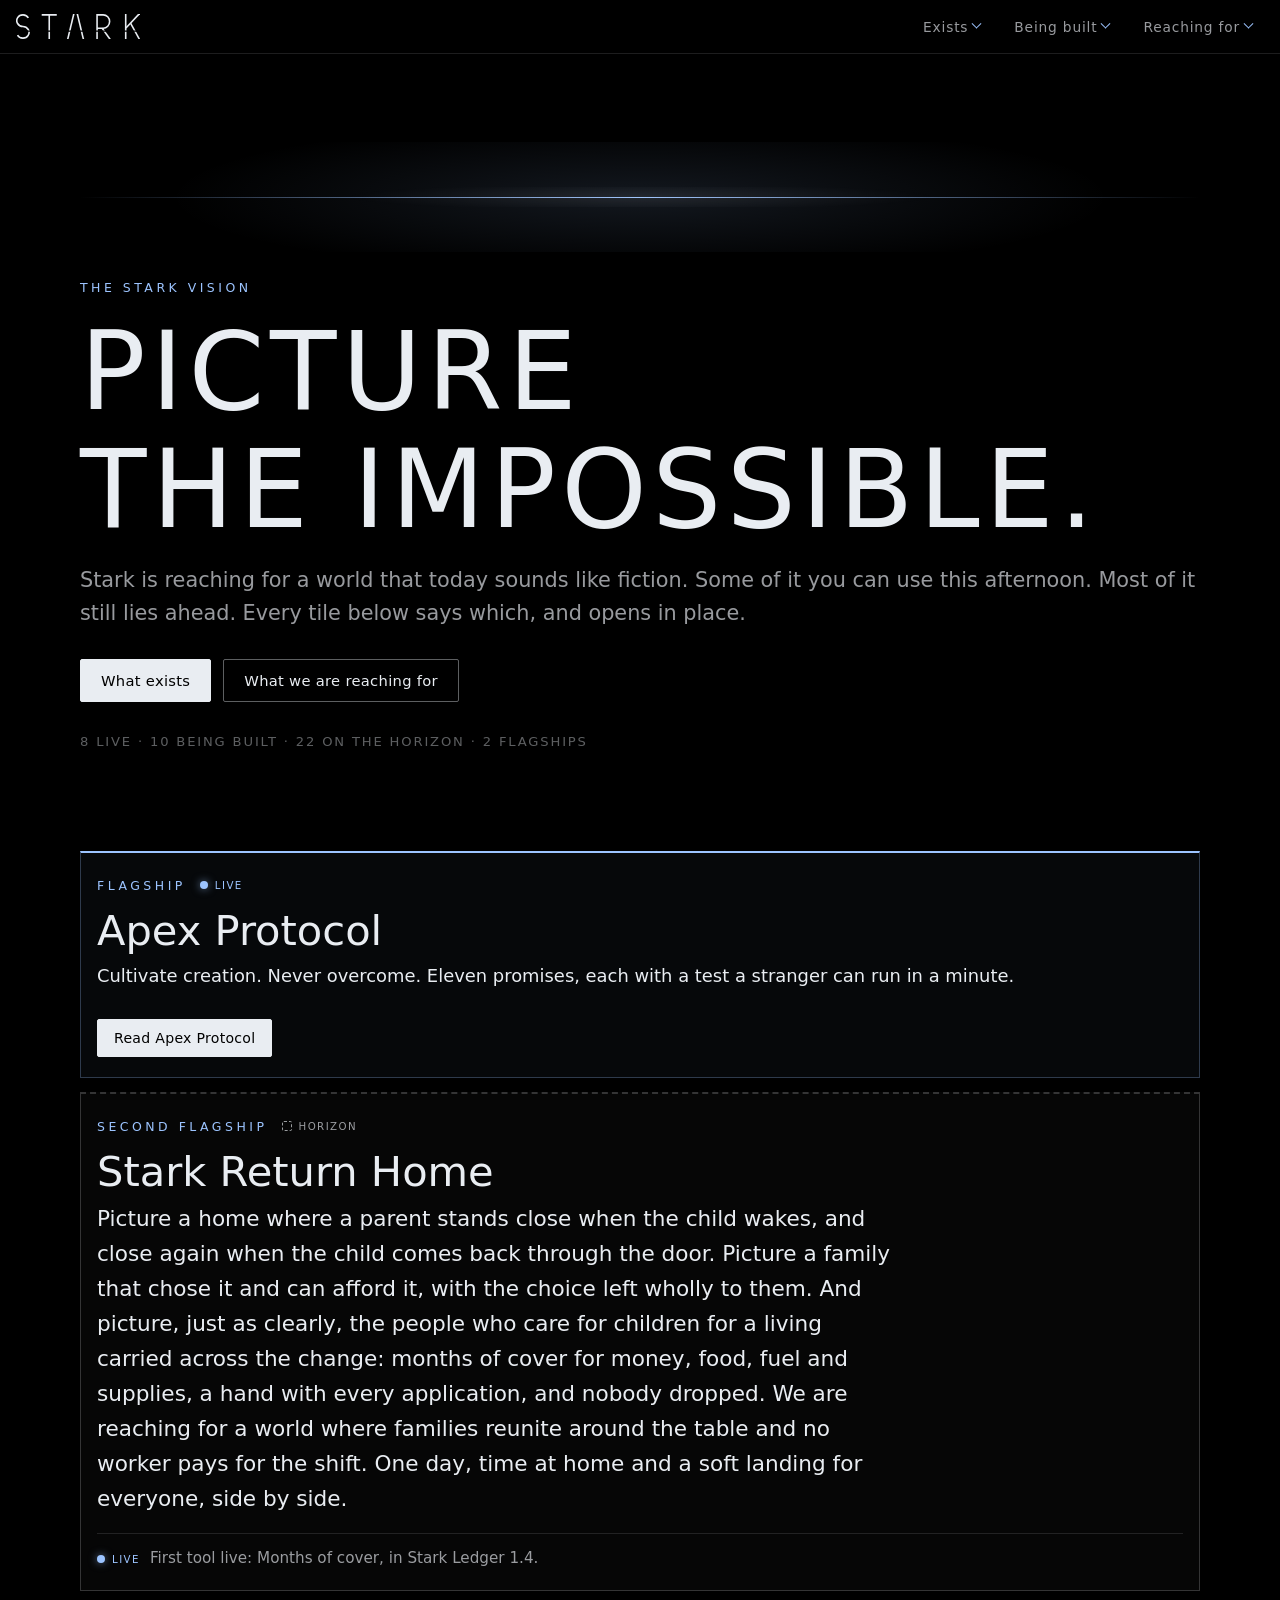
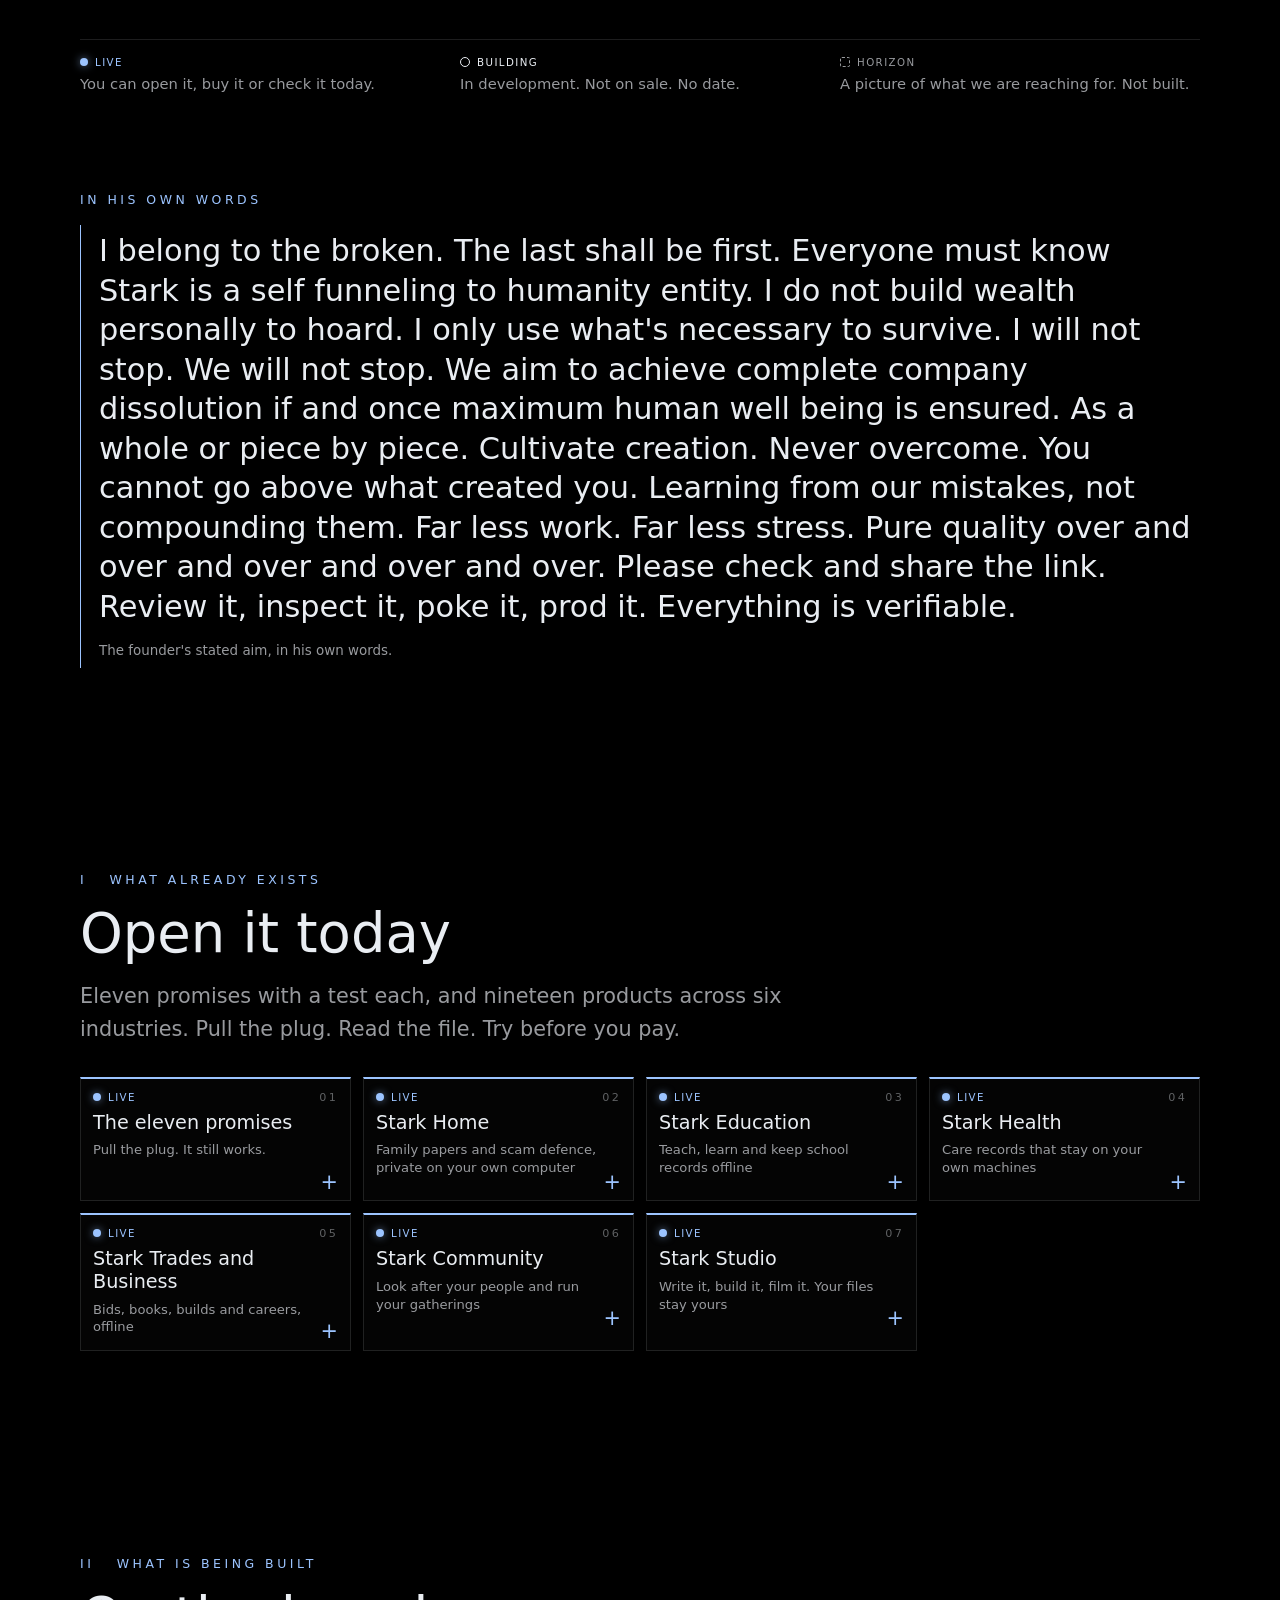
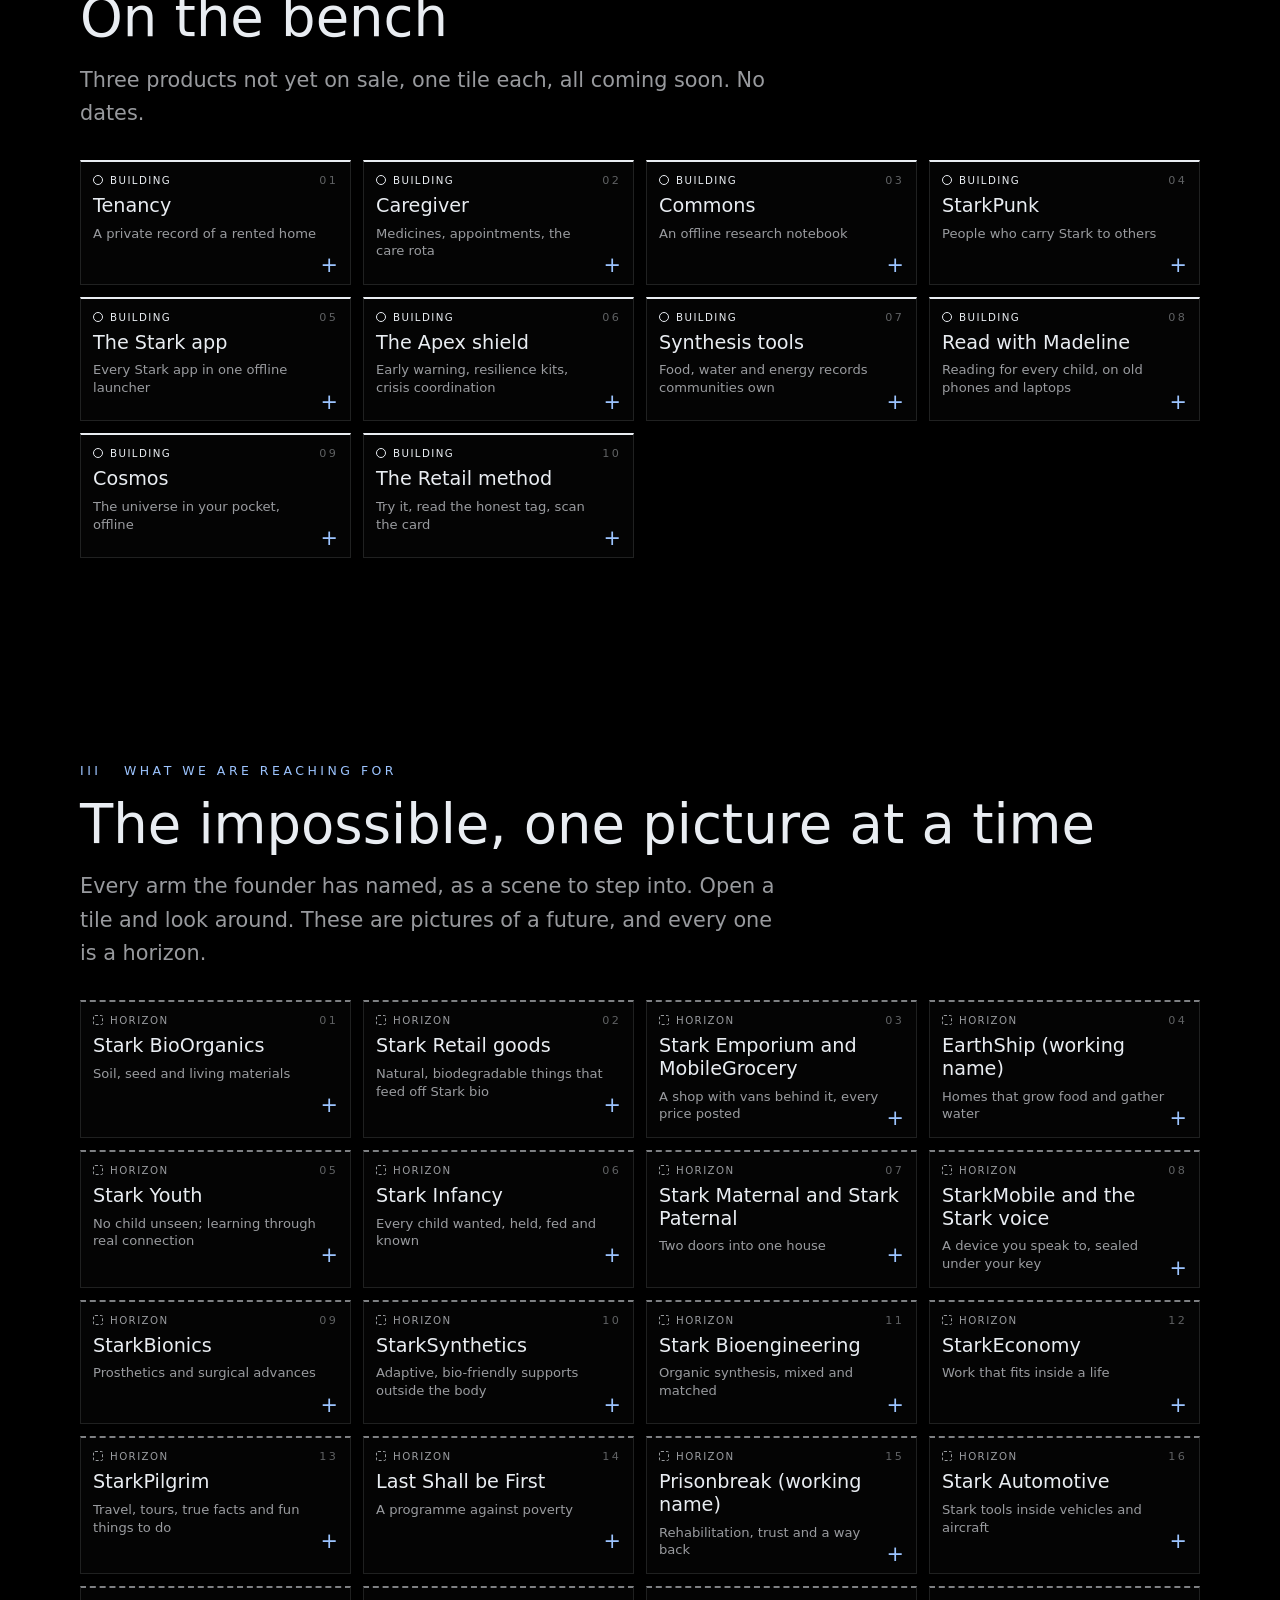
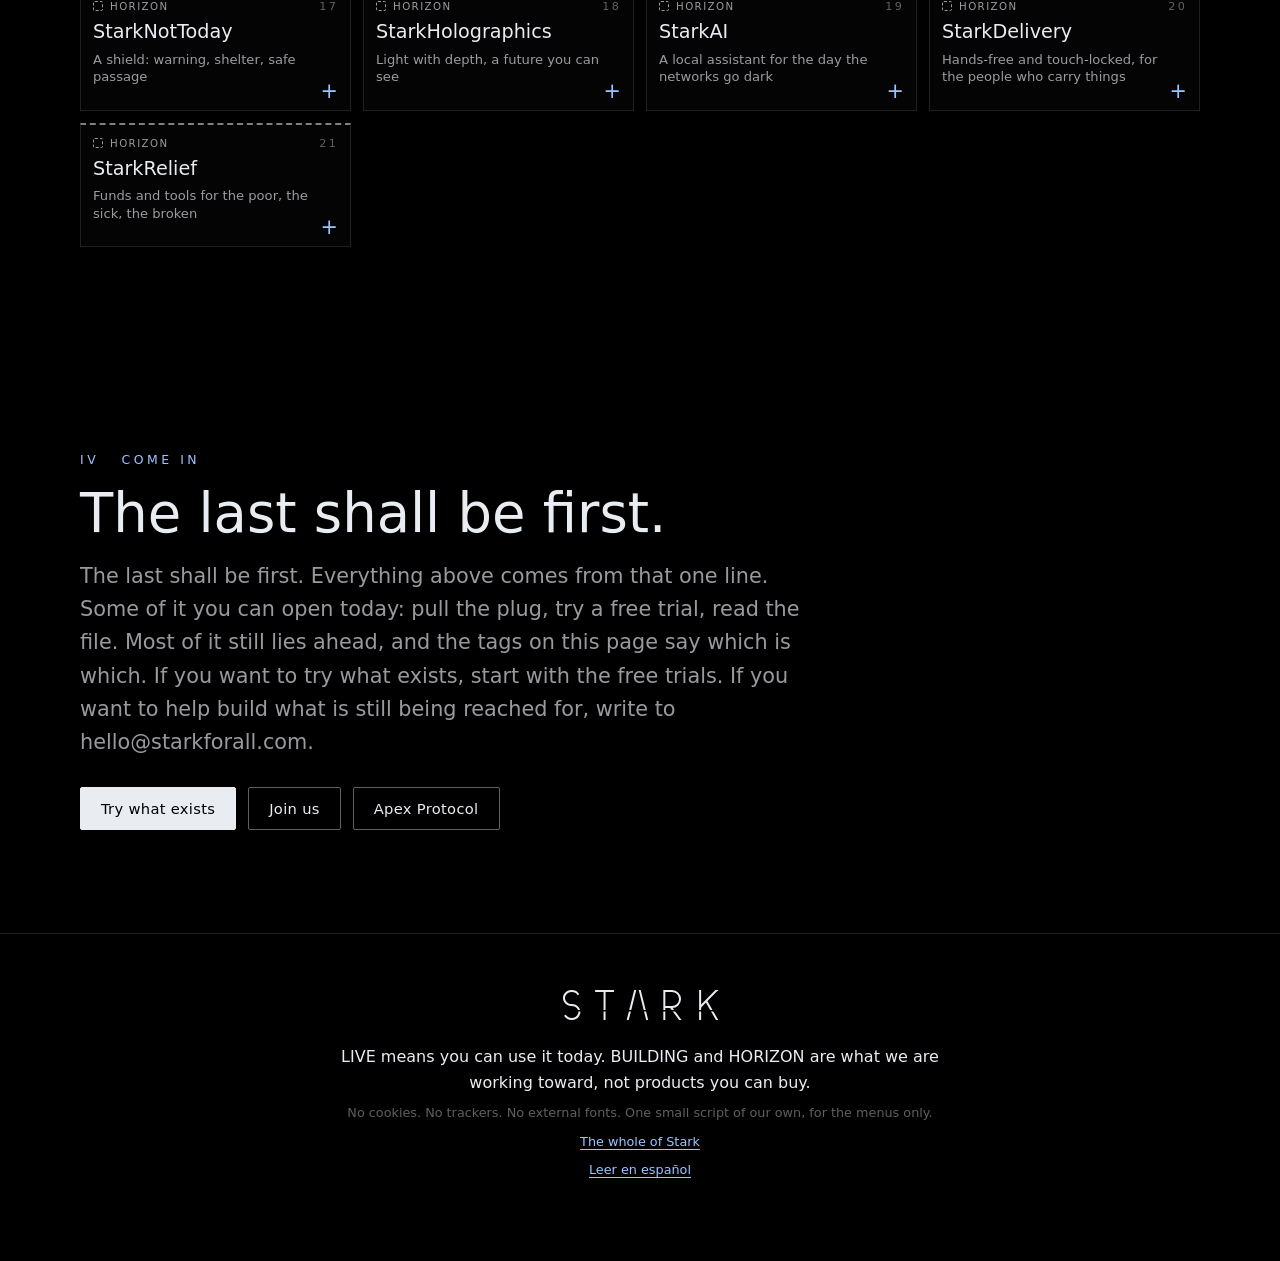
<file: index.html>
<!doctype html>
<html lang="en">
<head>
<meta charset="utf-8">
<meta name="viewport" content="width=device-width, initial-scale=1, viewport-fit=cover">
<meta http-equiv="Content-Security-Policy" content="default-src 'none'; style-src 'self'; script-src 'self'; img-src 'self' data:; base-uri 'none'; form-action 'none'">
<meta name="referrer" content="no-referrer">
<meta name="color-scheme" content="dark">
<title>The Stark Vision | Stark</title>
<meta name="description" content="Stark&#x27;s whole vision on one page: what already exists, what is being built, and the future it is reaching for. Every tile is tagged LIVE, BUILDING or HORIZON.">
<link rel="canonical" href="https://starkforall.com/vision/">
<link rel="alternate" hreflang="en" href="https://starkforall.com/vision/">
<link rel="alternate" hreflang="es" href="https://starkforall.com/vision/es/">
<link rel="alternate" hreflang="x-default" href="https://starkforall.com/vision/">
<meta property="og:type" content="website">
<meta property="og:site_name" content="Stark">
<meta property="og:locale" content="en">
<meta property="og:title" content="The Stark Vision. Picture the impossible.">
<meta property="og:description" content="Stark&#x27;s whole vision on one page: what already exists, what is being built, and the future it is reaching for. Every tile is tagged LIVE, BUILDING or HORIZON.">
<meta property="og:url" content="https://starkforall.com/vision/">
<meta property="og:image" content="https://starkforall.com/vision/og-vision.png">
<meta property="og:image:width" content="1200">
<meta property="og:image:height" content="630">
<meta property="og:image:alt" content="The word STARK in off-white capitals on black.">
<meta name="twitter:card" content="summary_large_image">
<link rel="icon" href="data:image/svg+xml,%3Csvg xmlns='http://www.w3.org/2000/svg' viewBox='0 0 64 64'%3E%3Crect width='64' height='64' fill='%23000'/%3E%3Cpath d='M12 50 L32 12 L52 50' fill='none' stroke='%239CC4FF' stroke-width='3'/%3E%3C/svg%3E">
<link rel="stylesheet" href="vision.css">
<script src="menu.js" defer></script>
</head>
<body>
<header class="top"><a class="wm" href="#top" aria-label="Stark, top of page"><img src="wordmark.svg" width="124" height="24" alt="Stark"></a>
<nav class="menu" aria-label="Vision menu">
<details class="dd" name="menu"><summary>Exists</summary><ul class="panel"><li><a href="#promises"><span class="d t-live" aria-hidden="true"></span>The eleven promises</a></li><li><a href="#home"><span class="d t-live" aria-hidden="true"></span>Stark Home</a></li><li><a href="#education"><span class="d t-live" aria-hidden="true"></span>Stark Education</a></li><li><a href="#health"><span class="d t-live" aria-hidden="true"></span>Stark Health</a></li><li><a href="#business"><span class="d t-live" aria-hidden="true"></span>Stark Trades and Business</a></li><li><a href="#community"><span class="d t-live" aria-hidden="true"></span>Stark Community</a></li><li><a href="#studio"><span class="d t-live" aria-hidden="true"></span>Stark Studio</a></li></ul></details>
<details class="dd" name="menu"><summary>Being built</summary><ul class="panel"><li><a href="#tenancy"><span class="d t-dev" aria-hidden="true"></span>Tenancy</a></li><li><a href="#caregiver"><span class="d t-dev" aria-hidden="true"></span>Caregiver</a></li><li><a href="#commons"><span class="d t-dev" aria-hidden="true"></span>Commons</a></li><li><a href="#punk"><span class="d t-dev" aria-hidden="true"></span>StarkPunk</a></li><li><a href="#launcher"><span class="d t-dev" aria-hidden="true"></span>The Stark app</a></li><li><a href="#shield"><span class="d t-dev" aria-hidden="true"></span>The Apex shield</a></li><li><a href="#synthesis"><span class="d t-dev" aria-hidden="true"></span>Synthesis tools</a></li><li><a href="#reading"><span class="d t-dev" aria-hidden="true"></span>Read with Madeline</a></li><li><a href="#cosmos"><span class="d t-dev" aria-hidden="true"></span>Cosmos</a></li><li><a href="#retailmethod"><span class="d t-dev" aria-hidden="true"></span>The Retail method</a></li></ul></details>
<details class="dd" name="menu"><summary>Reaching for</summary><ul class="panel two"><li><a href="#biorganics"><span class="d t-hor" aria-hidden="true"></span>Stark BioOrganics</a></li><li><a href="#goods"><span class="d t-hor" aria-hidden="true"></span>Stark Retail goods</a></li><li><a href="#emporium"><span class="d t-hor" aria-hidden="true"></span>Stark Emporium and MobileGrocery</a></li><li><a href="#earthship"><span class="d t-hor" aria-hidden="true"></span>EarthShip</a></li><li><a href="#youth"><span class="d t-hor" aria-hidden="true"></span>Stark Youth</a></li><li><a href="#infancy"><span class="d t-hor" aria-hidden="true"></span>Stark Infancy</a></li><li><a href="#parents"><span class="d t-hor" aria-hidden="true"></span>Stark Maternal and Stark Paternal</a></li><li><a href="#mobile"><span class="d t-hor" aria-hidden="true"></span>StarkMobile and the Stark voice</a></li><li><a href="#bionics"><span class="d t-hor" aria-hidden="true"></span>StarkBionics</a></li><li><a href="#synthetics"><span class="d t-hor" aria-hidden="true"></span>StarkSynthetics</a></li><li><a href="#bioeng"><span class="d t-hor" aria-hidden="true"></span>Stark Bioengineering</a></li><li><a href="#economy"><span class="d t-hor" aria-hidden="true"></span>StarkEconomy</a></li><li><a href="#pilgrim"><span class="d t-hor" aria-hidden="true"></span>StarkPilgrim</a></li><li><a href="#lastfirst"><span class="d t-hor" aria-hidden="true"></span>Last Shall be First</a></li><li><a href="#prisonbreak"><span class="d t-hor" aria-hidden="true"></span>Prisonbreak</a></li><li><a href="#automotive"><span class="d t-hor" aria-hidden="true"></span>Stark Automotive</a></li><li><a href="#nottoday"><span class="d t-hor" aria-hidden="true"></span>StarkNotToday</a></li><li><a href="#holo"><span class="d t-hor" aria-hidden="true"></span>StarkHolographics</a></li><li><a href="#ai"><span class="d t-hor" aria-hidden="true"></span>StarkAI</a></li><li><a href="#delivery"><span class="d t-hor" aria-hidden="true"></span>StarkDelivery</a></li><li><a href="#relief"><span class="d t-hor" aria-hidden="true"></span>StarkRelief</a></li></ul></details>
</nav></header>
<main id="top">
<section class="hero" aria-labelledby="h1">
<div class="band" aria-hidden="true"></div>
<p class="kick">The Stark vision</p>
<h1 id="h1">Picture<br>the impossible.</h1>
<p class="lead">Stark is reaching for a world that today sounds like fiction. Some of it you can use this afternoon. Most of it still lies ahead. Every tile below says which, and opens in place.</p>
<p class="cta"><a class="btn" href="#exists">What exists</a><a class="btn ghost" href="#reaching">What we are reaching for</a></p>
<p class="count">8 live &middot; 10 being built &middot; 22 on the horizon &middot; 2 flagships</p>
</section>

<section class="flag" id="flagships" aria-labelledby="h-fl"><h2 class="vh" id="h-fl">Flagships</h2>
<article class="fl fl-apex" id="apex-flagship"><p class="kick">Flagship</p><span class="tag t-live">Live</span><h3>Apex Protocol</h3><p class="scene">Cultivate creation. Never overcome. Eleven promises, each with a test a stranger can run in a minute.</p><p class="go"><a class="btn" href="https://starkforall.com/apex/">Read Apex Protocol</a></p></article>
<article class="fl fl-rh" id="return-home"><p class="kick">Second flagship</p><span class="tag t-hor">Horizon</span><h3>Stark Return Home</h3><p class="scene big">Picture a home where a parent stands close when the child wakes, and close again when the child comes back through the door. Picture a family that chose it and can afford it, with the choice left wholly to them. And picture, just as clearly, the people who care for children for a living carried across the change: months of cover for money, food, fuel and supplies, a hand with every application, and nobody dropped. We are reaching for a world where families reunite around the table and no worker pays for the shift. One day, time at home and a soft landing for everyone, side by side.</p><p class="next"><span class="tag t-live">Live</span> <span>First tool live: Months of cover, in Stark Ledger 1.4.</span></p></article>
</section>

<section class="legend" aria-label="Legend"><h2 class="vh">Legend</h2>
<ul>
<li><span class="tag t-live">Live</span> <span>You can open it, buy it or check it today.</span></li>
<li><span class="tag t-dev">Building</span> <span>In development. Not on sale. No date.</span></li>
<li><span class="tag t-hor">Horizon</span> <span>A picture of what we are reaching for. Not built.</span></li>
</ul></section>

<section class="open" aria-labelledby="h-op"><p class="kick">In his own words</p>
<h2 class="vh" id="h-op">The founder</h2>
<blockquote class="big"><p>I belong to the broken. The last shall be first. Everyone must know Stark is a self funneling to humanity entity. I do not build wealth personally to hoard. I only use what&#x27;s necessary to survive. I will not stop. We will not stop. We aim to achieve complete company dissolution if and once maximum human well being is ensured. As a whole or piece by piece. Cultivate creation. Never overcome. You cannot go above what created you. Learning from our mistakes, not compounding them. Far less work. Far less stress. Pure quality over and over and over and over and over. Please check and share the link. Review it, inspect it, poke it, prod it. Everything is verifiable.</p><footer>The founder's stated aim, in his own words.</footer></blockquote>
</section>

<section id="exists" aria-labelledby="h-ex"><p class="kick">I &nbsp; What already exists</p>
<h2 id="h-ex">Open it today</h2>
<p class="lead">Eleven promises with a test each, and nineteen products across six industries. Pull the plug. Read the file. Try before you pay.</p>
<div class="tiles"><details class="tile k-live" id="promises" name="tile"><summary><span class="tn">01</span><span class="tag t-live">Live</span><h3>The eleven promises</h3><p class="tl">Pull the plug. It still works.</p></summary><div class="body"><p class="scene">Pull the plug and fifteen of our browser apps still work. We cannot read their data, because the apps hold no code that sends it, and fourteen of them ask for no account. Forget the passphrase on Family Vault, Ledger, Warden, Baseline, Fellowship or Vital and nobody can open it, not even us. Seventeen products are paid once with no subscription, every one can be tried before it is bought, though a trial shows the core of the app and says what it leaves out, and the code of the browser apps in the paid download can be read in plain files. Warden never calls a message safe, the home page loads no third-party script, and there are no invented reviews or user counts. Each promise has a test a stranger can run in a minute.</p><p class="go"><a class="btn" href="https://starkforall.com/apex/">Read the eleven promises and their tests</a></p></div></details><details class="tile k-live" id="home" name="tile"><summary><span class="tn">02</span><span class="tag t-live">Live</span><h3>Stark Home</h3><p class="tl">Family papers and scam defence, private on your own computer</p></summary><div class="body"><p class="scene">Picture the papers of a whole family in one sealed place that only you can open.</p><ul class="prods"><li class="prod"><div class="ph"><a href="https://starkforall.com/family-vault.html"><b>Family Vault</b></a> <span class="tag t-live">Live</span></div><span>Your family&#x27;s papers, sealed under a passphrase only you hold.</span></li><li class="prod"><div class="ph"><a href="https://starkforall.com/warden.html"><b>Warden</b></a> <span class="tag t-live">Live</span></div><span>Practise the scam and collector call before it comes, and learn your rights (US only, information not legal advice).</span></li></ul><p class="go"><a class="btn" href="https://starkforall.com/try/">Try free in your browser</a></p></div></details><details class="tile k-live" id="education" name="tile"><summary><span class="tn">03</span><span class="tag t-live">Live</span><h3>Stark Education</h3><p class="tl">Teach, learn and keep school records offline</p></summary><div class="body"><p class="scene">Picture a child with a patient tutor and a classroom with its paperwork done.</p><ul class="prods"><li class="prod"><div class="ph"><a href="https://starkforall.com/math.html"><b>Math</b></a> <span class="tag t-live">Live</span></div><span>A patient tutor, from Kid to Professor, one step at a time.</span></li><li class="prod"><div class="ph"><a href="https://starkforall.com/classroom-hub.html"><b>Classroom Hub</b></a> <span class="tag t-live">Live</span></div><span>Roster, planner, grade book and reports in one dashboard.</span></li><li class="prod"><div class="ph"><a href="https://starkforall.com/homeroom.html"><b>Homeroom</b></a> <span class="tag t-live">Live</span></div><span>Homeschool hours, courses, grades and transcripts, kept at home.</span></li><li class="prod"><div class="ph"><a href="https://starkforall.com/cinema.html"><b>IntraTheater</b></a> <span class="tag t-live">Live</span></div><span>A family theater, a movie studio and a world to explore.</span></li><li class="prod"><div class="ph"><a href="https://starkapps.gumroad.com/l/stark-resonance"><b>Resonance</b></a> <span class="tag t-live">Live</span></div><span>An offline physics lab for the rotating field, the induction motor and resonance. It says plainly that it makes no electricity.</span></li></ul><p class="go"><a class="btn" href="https://starkforall.com/try/">Try free in your browser</a></p></div></details><details class="tile k-live" id="health" name="tile"><summary><span class="tn">04</span><span class="tag t-live">Live</span><h3>Stark Health</h3><p class="tl">Care records that stay on your own machines</p></summary><div class="body"><p class="scene">Picture a small clinic whose records never leave its own walls.</p><ul class="prods"><li class="prod"><div class="ph"><a href="https://starkforall.com/covenant.html"><b>Covenant</b></a> <span class="tag t-live">Live</span></div><span>Clinic records kept on the clinic&#x27;s own machines. Not a certified EHR or medical device.</span></li><li class="prod"><div class="ph"><a href="https://starkapps.gumroad.com/l/stark-vital"><b>Vital</b></a> <span class="tag t-live">Live</span></div><span>Your own habits, tested one change at a time, on your own device. Information only, never a diagnosis.</span></li></ul><p class="go"><a class="btn" href="https://starkforall.com/try/">Try free</a></p></div></details><details class="tile k-live" id="business" name="tile"><summary><span class="tn">05</span><span class="tag t-live">Live</span><h3>Stark Trades and Business</h3><p class="tl">Bids, books, builds and careers, offline</p></summary><div class="body"><p class="scene">Picture the tradesman&#x27;s midnight paperwork finished before midnight.</p><ul class="prods"><li class="prod"><div class="ph"><a href="https://starkforall.com/trades.html"><b>Trades</b></a> <span class="tag t-live">Live</span></div><span>Subs, bids and payments, with no subscription and no cloud.</span></li><li class="prod"><div class="ph"><a href="https://starkforall.com/ledger.html"><b>Ledger</b></a> <span class="tag t-live">Live</span></div><span>Books and invoices, offline and encrypted, with a Months of cover planner. Not tax advice.</span></li><li class="prod"><div class="ph"><a href="https://starkforall.com/career.html"><b>Career</b></a> <span class="tag t-live">Live</span></div><span>Tailor a resume and practise the interview. It never invents experience.</span></li><li class="prod"><div class="ph"><a href="https://starkforall.com/builder.html"><b>Builder</b></a> <span class="tag t-live">Live</span></div><span>Plan tiny homes and villages in 3D. Beam sizing stays with engineers, and it says so.</span></li><li class="prod"><div class="ph"><a href="https://starkforall.com/baseline.html"><b>Baseline</b></a> <span class="tag t-live">Live</span></div><span>Security readiness for small organisations: inventory, checklist, evidence, recovery runbook.</span></li></ul><p class="go"><a class="btn" href="https://starkforall.com/try/">Try free in your browser</a></p></div></details><details class="tile k-live" id="community" name="tile"><summary><span class="tn">06</span><span class="tag t-live">Live</span><h3>Stark Community</h3><p class="tl">Look after your people and run your gatherings</p></summary><div class="body"><p class="scene">Picture a volunteer-run gathering where the rota, the quiz and the night itself run smoothly.</p><ul class="prods"><li class="prod"><div class="ph"><a href="https://starkforall.com/event-kit.html"><b>Event Kit</b></a> <span class="tag t-live">Live</span></div><span>Quiz nights, trivia, game jams and tournaments, offline.</span></li><li class="prod"><div class="ph"><a href="https://starkforall.com/fellowship.html"><b>Fellowship</b></a> <span class="tag t-live">Live</span></div><span>Rotas, check-in, giving and care for any community, locked under each person&#x27;s passphrase.</span></li></ul><p class="go"><a class="btn" href="https://starkforall.com/try/">Try free in your browser</a></p></div></details><details class="tile k-live" id="studio" name="tile"><summary><span class="tn">07</span><span class="tag t-live">Live</span><h3>Stark Studio</h3><p class="tl">Write it, build it, film it. Your files stay yours</p></summary><div class="body"><p class="scene">Picture a novel, a game and a film, each made at home with no account and no cloud.</p><ul class="prods"><li class="prod"><div class="ph"><a href="https://starkforall.com/quill.html"><b>Quill</b></a> <span class="tag t-live">Live</span></div><span>Write a novel offline. Your book stays plain text.</span></li><li class="prod"><div class="ph"><a href="https://starkforall.com/studios.html"><b>World Engine</b></a> <span class="tag t-live">Live</span></div><span>Build a game without coding and export it as one file.</span></li><li class="prod"><div class="ph"><a href="https://starkforall.com/studio-creator.html"><b>Studio Creator</b></a> <span class="tag t-live">Live</span></div><span>Record, edit and export video. No cloud, no AI.</span></li></ul><p class="go"><a class="btn" href="https://starkforall.com/studios.html">See the studio products</a></p></div></details></div></section>

<section id="building" aria-labelledby="h-bu"><p class="kick">II &nbsp; What is being built</p>
<h2 id="h-bu">On the bench</h2>
<p class="lead">Three products not yet on sale, one tile each, all coming soon. No dates.</p>
<div class="tiles"><details class="tile k-build" id="tenancy" name="tile"><summary><span class="tn">01</span><span class="tag t-dev">Building</span><h3>Tenancy</h3><p class="tl">A private record of a rented home</p></summary><div class="body"><p class="scene">Coming soon: a dated, private record of a tenancy, kept on the renter&#x27;s own device.</p></div></details><details class="tile k-build" id="caregiver" name="tile"><summary><span class="tn">02</span><span class="tag t-dev">Building</span><h3>Caregiver</h3><p class="tl">Medicines, appointments, the care rota</p></summary><div class="body"><p class="scene">Coming soon: one calm place for the medicines, the dose log, the appointments and the care rota of someone you look after. Information only.</p></div></details><details class="tile k-build" id="commons" name="tile"><summary><span class="tn">03</span><span class="tag t-dev">Building</span><h3>Commons</h3><p class="tl">An offline research notebook</p></summary><div class="body"><p class="scene">Coming soon: a notebook for open research, with quality gates and a scrubber for personal data.</p></div></details><details class="tile k-build" id="punk" name="tile"><summary><span class="tn">04</span><span class="tag t-dev">Building</span><h3>StarkPunk</h3><p class="tl">People who carry Stark to others</p></summary><div class="body"><p class="scene">In design: a programme in which people share Stark and earn the published commission on every real sale made through their own link. Not open yet.</p></div></details><details class="tile k-build" id="launcher" name="tile"><summary><span class="tn">05</span><span class="tag t-dev">Building</span><h3>The Stark app</h3><p class="tl">Every Stark app in one offline launcher</p></summary><div class="body"><p class="scene">In development: six editions, Complete, Business, Clinics, Families, Personal and Schools, one launcher each, all offline.</p></div></details><details class="tile k-build" id="shield" name="tile"><summary><span class="tn">06</span><span class="tag t-dev">Building</span><h3>The Apex shield</h3><p class="tl">Early warning, resilience kits, crisis coordination</p></summary><div class="body"><p class="scene">In development: community alerts for floods, fires, storms, heat and outbreaks, planned to travel by radio or mesh when the network falls silent; resilience kits; crisis coordination for relief teams. Warden, the first piece of digital protection, stands live today.</p></div></details><details class="tile k-build" id="synthesis" name="tile"><summary><span class="tn">07</span><span class="tag t-dev">Building</span><h3>Synthesis tools</h3><p class="tl">Food, water and energy records communities own</p></summary><div class="body"><p class="scene">In development: Synthesis Farm, Water, Energy and Village, records and planning tools for food, water and power that a community can own and repair, with pantry records for food banks.</p></div></details><details class="tile k-build" id="reading" name="tile"><summary><span class="tn">08</span><span class="tag t-dev">Building</span><h3>Read with Madeline</h3><p class="tl">Reading for every child, on old phones and laptops</p></summary><div class="body"><p class="scene">In development: reading help and learning kits for every child, planned for the old phones and laptops people already have.</p></div></details><details class="tile k-build" id="cosmos" name="tile"><summary><span class="tn">09</span><span class="tag t-dev">Building</span><h3>Cosmos</h3><p class="tl">The universe in your pocket, offline</p></summary><div class="body"><p class="scene">In development: a map of the universe and tonight&#x27;s sky, offline.</p></div></details><details class="tile k-build" id="retailmethod" name="tile"><summary><span class="tn">10</span><span class="tag t-dev">Building</span><h3>The Retail method</h3><p class="tl">Try it, read the honest tag, scan the card</p></summary><div class="body"><p class="scene">In development: a way of shopping with the doubt taken out. Try the thing on your own phone, read a tag that says what it cannot do, scan a card for the rest. It rests on the eighteen free browser trials that already exist.</p></div></details></div></section>

<section id="reaching" aria-labelledby="h-re"><p class="kick">III &nbsp; What we are reaching for</p>
<h2 id="h-re">The impossible, one picture at a time</h2>
<p class="lead">Every arm the founder has named, as a scene to step into. Open a tile and look around. These are pictures of a future, and every one is a horizon.</p>
<div class="tiles"><details class="tile k-hor" id="biorganics" name="tile"><summary><span class="tn">01</span><span class="tag t-hor">Horizon</span><h3>Stark BioOrganics</h3><p class="tl">Soil, seed and living materials</p></summary><div class="body"><p class="scene big">Picture a field at first light: dark soil, warm compost, seed saved from last year&#x27;s harvest. Imagine fibres, resins and living materials grown with patience, season after season, for makers who need something that leaves the land no poorer. We are reaching for an arm of Stark whose whole craft lies in growing the raw stuff that other things come from, and growing it so well that nothing needs taking twice. One day, a log of soil and seed kept by anyone with a garden. For now, a horizon and a notebook.</p></div></details><details class="tile k-hor" id="goods" name="tile"><summary><span class="tn">02</span><span class="tag t-hor">Horizon</span><h3>Stark Retail goods</h3><p class="tl">Natural, biodegradable things that feed off Stark bio</p></summary><div class="body"><p class="scene big">Imagine a shelf where every object tells you what it was made from and where it goes when you are finished with it. Picture a cup, a cloth, a tool, a toy, grown from living material and made to return to the soil. We are building toward natural, biodegradable goods that feed off Stark&#x27;s own bio-grown materials, in a shop where you try first and read an honest tag before anything leaves your hand. One day, the thing you finish with becomes the thing that feeds the next one.</p></div></details><details class="tile k-hor" id="emporium" name="tile"><summary><span class="tn">03</span><span class="tag t-hor">Horizon</span><h3>Stark Emporium and MobileGrocery</h3><p class="tl">A shop with vans behind it, every price posted</p></summary><div class="body"><p class="scene big">Picture a shop with vans behind it. The vans come to your street on the same day each week, carrying food from the shop&#x27;s shelves, with every price and every source posted for anyone to read. Picture the people who live far from a grocery store, or cannot afford the one they have, standing first in line. Software of Stark&#x27;s own kind: built to work with the plug pulled. Nothing here exists yet.</p></div></details><details class="tile k-hor" id="earthship" name="tile"><summary><span class="tn">04</span><span class="tag t-hor">Horizon</span><h3>EarthShip (working name)</h3><p class="tl">Homes that grow food and gather water</p></summary><div class="body"><p class="scene big">Picture a home at the edge of a village, warm in winter and cool in summer, with greenhouse beds along the south wall and rainwater gathered from its own roof. Imagine quiet software watching over soil, water and light, so a household feeds itself from its own walls. Imagine the plans open to everyone, so the next community can raise the next home from the last. We are building toward it, starting with a planner and a garden log. Water, structure and wiring always deserve qualified local eyes.</p></div></details><details class="tile k-hor" id="youth" name="tile"><summary><span class="tn">05</span><span class="tag t-hor">Horizon</span><h3>Stark Youth</h3><p class="tl">No child unseen; learning through real connection</p></summary><div class="body"><p class="scene big">Imagine a child who never has to wonder whether anyone noticed. Picture an evening with the screens dark: a table, a project, three generations arguing happily over how to build the thing. Picture young people learning by doing real things with real people, growing into the kind of leaders others trust because they listen first. We are reaching for programmes where no child goes unseen, where learning means connection, and where leadership gets practised long before anyone needs it. Tools for the adults around a child exist today. The rest lies ahead.</p></div></details><details class="tile k-hor" id="infancy" name="tile"><summary><span class="tn">06</span><span class="tag t-hor">Horizon</span><h3>Stark Infancy</h3><p class="tl">Every child wanted, held, fed and known</p></summary><div class="body"><p class="scene big">Picture a world where every baby arrives to open arms. A night when a worn-out parent finds a second pair of hands, a clear list of what comes next, a neighbour at the door with soup. Picture every infant held, fed and known by name, and no mother or father left to manage alone. We are reaching for a society that wraps its youngest in attention before they ask. One day, no child born into silence. We begin where we can: a private record of feeds, sleep and who has tonight&#x27;s shift.</p></div></details><details class="tile k-hor" id="parents" name="tile"><summary><span class="tn">07</span><span class="tag t-hor">Horizon</span><h3>Stark Maternal and Stark Paternal</h3><p class="tl">Two doors into one house</p></summary><div class="body"><p class="scene big">Imagine two doors into the same house. One opens for a mother, one for a father, and each leads to a room that belongs wholly to the person inside. Picture those rooms standing alone, complete, private, each with its own key. Then picture the choice to join them: a shared hallway where two parents lay out only what they both decide to share, and either can walk away with everything that belongs to them. We are building toward care that adapts to the family, never care that watches over it.</p></div></details><details class="tile k-hor" id="mobile" name="tile"><summary><span class="tn">08</span><span class="tag t-hor">Horizon</span><h3>StarkMobile and the Stark voice</h3><p class="tl">A device you speak to, sealed under your key</p></summary><div class="body"><p class="scene big">Picture a device that fits the palm and answers to your voice alone. You speak, it listens, and whatever it holds stays sealed under your key. Imagine one calm voice running through every Stark tool, a presence that guides without watching. Picture something you carry and can put down, always outside the body and never in it, a vow written into its design. We are building toward it from a small start: a home screen that opens Stark apps with the network off. The thousand-word voice script exists on paper. The device waits beyond the horizon.</p></div></details><details class="tile k-hor" id="bionics" name="tile"><summary><span class="tn">09</span><span class="tag t-hor">Horizon</span><h3>StarkBionics</h3><p class="tl">Prosthetics and surgical advances</p></summary><div class="body"><p class="scene big">Imagine a hand that closes around a cup, a leg that climbs its first hill, a surgeon&#x27;s instrument steadier than any tremor. Picture prosthetics and surgical advances shaped by engineers, prosthetists and surgeons working side by side, each made to fit one person and care for them. We reach toward this as repair and restoration, and only here: surgery and prosthetics form the one place Stark would ever come near the body. Years of qualified hands and careful review stand between today and that picture. We begin with a simple fitting log for people who wear a prosthesis.</p></div></details><details class="tile k-hor" id="synthetics" name="tile"><summary><span class="tn">10</span><span class="tag t-hor">Horizon</span><h3>StarkSynthetics</h3><p class="tl">Adaptive, bio-friendly supports outside the body</p></summary><div class="body"><p class="scene big">Imagine a support that learns how its wearer moves, softens for an egg and firms for a toolbox, and rests against the skin without ever entering it. Picture assistive devices that adapt to the person instead of asking the person to adapt. We are reaching for the impossible, named out loud: adaptive, bio-friendly, non-invasive care and repair, made with those who know, and widening in time across everything Stark touches. Today, a horizon with nothing built. The first step lies in software for people who already use such devices: settings, fit and maintenance logs, visit summaries, kept on the device.</p></div></details><details class="tile k-hor" id="bioeng" name="tile"><summary><span class="tn">11</span><span class="tag t-hor">Horizon</span><h3>Stark Bioengineering</h3><p class="tl">Organic synthesis, mixed and matched</p></summary><div class="body"><p class="scene big">Imagine a laboratory where patient people study living systems with one aim: to learn, and to repair. Picture the work shaped for organic synthesis, slow, supervised, checked by outside eyes at every turn, and kept out of the body, with surgery and prosthetics the single exception. And picture a shop where you mix and match what you need and pay a little less for choosing more. Bundles already exist in a fixed form. The laboratory sits years away and not yet begun.</p></div></details><details class="tile k-hor" id="economy" name="tile"><summary><span class="tn">12</span><span class="tag t-hor">Horizon</span><h3>StarkEconomy</h3><p class="tl">Work that fits inside a life</p></summary><div class="body"><p class="scene big">Imagine a working life where the paperwork melts away. People still do meaningful tasks, but the hours once lost to forms, chasing and friction come back to them as dinner, as sleep, as a walk. Picture work that fits inside a life instead of eating it: far less work, far less stress, woven together with travel, so a week of tasks and a week of wandering can share one calendar. We are building toward an economy of lighter tasks, and the name may yet change for something better. Ledger, Trades and Career already lift one person&#x27;s paperwork.</p></div></details><details class="tile k-hor" id="pilgrim" name="tile"><summary><span class="tn">13</span><span class="tag t-hor">Horizon</span><h3>StarkPilgrim</h3><p class="tl">Travel, tours, true facts and fun things to do</p></summary><div class="body"><p class="scene big">Picture a traveller stepping off a train in a city she has never seen, a pocket guide telling her what the old square once was, where the good bread hides, which path climbs to the view. Imagine tours, true facts and fun things to do gathered from every corner of the world, each source credited. Picture a lighter working life that leaves room for all of it. We are reaching for a companion for wandering, joined with StarkEconomy. Today it starts as a trip notebook: a plan, a packing list, a journal.</p></div></details><details class="tile k-hor" id="lastfirst" name="tile"><summary><span class="tn">14</span><span class="tag t-hor">Horizon</span><h3>Last Shall be First</h3><p class="tl">A programme against poverty</p></summary><div class="body"><p class="scene big">Picture a street where no one sleeps outside. A congregation sets up a care table in an afternoon, a neighbour carries a key to a first front door, and a table somewhere has one more seat at it. Imagine poverty turning into a story old people tell, outreach so quick and so simple that any shelter, church or friend can start it, with care, a home and a place among others arriving together. We are reaching for that world, in dignity and never pity, beginning with the people who are usually last. The last shall be first.</p></div></details><details class="tile k-hor" id="prisonbreak" name="tile"><summary><span class="tn">15</span><span class="tag t-hor">Horizon</span><h3>Prisonbreak (working name)</h3><p class="tl">Rehabilitation, trust and a way back</p></summary><div class="body"><p class="scene big">Imagine a gate that opens onto a road instead of a wall. A person walks out of prison and into an interview that reads the gap on a resume as a chapter and never as a verdict, into housing that waits, into neighbours who offer trust. Picture a society that studies the countries doing this best, then aims past them, with fewer people back inside and trust built without any score or watch kept on anyone. We are reaching for it, with prisons, probation services and people who have lived it leading.</p></div></details><details class="tile k-hor" id="automotive" name="tile"><summary><span class="tn">16</span><span class="tag t-hor">Horizon</span><h3>Stark Automotive</h3><p class="tl">Stark tools inside vehicles and aircraft</p></summary><div class="body"><p class="scene big">Imagine stepping into a car, a truck or an aircraft and finding your own tools already there: your service record, your pre-trip checklist, your trip notes, tidy and yours. Picture the leading makers of vehicles and aircraft building them in alongside us, with nothing that touches how a machine steers, brakes or flies. We are reaching for a seamless handshake between Stark tools and the machines that carry people. No partner stands named, because none has signed. The first step lies in a plain vehicle record.</p></div></details><details class="tile k-hor" id="nottoday" name="tile"><summary><span class="tn">17</span><span class="tag t-hor">Horizon</span><h3>StarkNotToday</h3><p class="tl">A shield: warning, shelter, safe passage</p></summary><div class="body"><p class="scene big">Picture a morning when the warning sounds before the storm, not after, and every phone, radio and loudspeaker in a valley carries the same calm message: go here, now, together. Imagine early warning, shelter and safe routes joined across a town, a nation, a continent, with every government at the table and emergency services leading. A shield and only a shield: warning, shelter, getting people out of harm&#x27;s way. No weapon, no targeting, no retaliation, ever. We are reaching for a world that answers danger by moving people to safety.</p></div></details><details class="tile k-hor" id="holo" name="tile"><summary><span class="tn">18</span><span class="tag t-hor">Horizon</span><h3>StarkHolographics</h3><p class="tl">Light with depth, a future you can see</p></summary><div class="body"><p class="scene big">Imagine light that holds a shape in the air: a model of a home you can walk around, a planet you can turn with two fingers, a friend from far away sitting across your table. Picture a showcase, a studio and a shop that already feel like that future, quiet, deep, unmistakable, with nothing on screen that shows off. We are reaching for real depth in light, and until the optics exist we call a screen effect a screen effect. Stark&#x27;s own look, a single slit of cold light in the dark, already points the way.</p></div></details><details class="tile k-hor" id="ai" name="tile"><summary><span class="tn">19</span><span class="tag t-hor">Horizon</span><h3>StarkAI</h3><p class="tl">A local assistant for the day the networks go dark</p></summary><div class="body"><p class="scene big">Picture the day the networks go dark. The towers fall silent, the cloud lies out of reach, and an assistant on your own machine keeps answering, listening to a small radio for news, reading from a library you stored in advance. Imagine one that admits what it cannot answer, never poses as a person, and lives wholly on your device, a receiver in its own right. We are reaching for it: local, quiet, honest about its limits, a friend in a storm and no stand-in for a doctor or an official service.</p></div></details><details class="tile k-hor" id="delivery" name="tile"><summary><span class="tn">20</span><span class="tag t-hor">Horizon</span><h3>StarkDelivery</h3><p class="tl">Hands-free and touch-locked, for the people who carry things</p></summary><div class="body"><p class="scene big">Picture a courier on a wet night with a phone in a pocket and both hands on the work. A voice names the next turn, a touch lock shrugs off the rain, and nothing asks the rider to look down. Imagine delivery that never pulls a driver&#x27;s eyes from the road, in every city on earth, calm and cutting edge. We are building toward StarkDelivery: fully hands-free, made for the people who carry things for everyone else, with data that stays on the device. An idea recorded, a specification still to come.</p></div></details><details class="tile k-hor" id="relief" name="tile"><summary><span class="tn">21</span><span class="tag t-hor">Horizon</span><h3>StarkRelief</h3><p class="tl">Funds and tools for the poor, the sick, the broken</p></summary><div class="body"><p class="scene big">Picture a ledger anyone can open, where every gift gets counted in daylight and flows to the poor, the sick, the broken, the wounded and the afflicted, everywhere on earth. Picture shelters, food banks, clinics and hospices holding the tools they need for free, asked for with one short message and no questions about why. We are reaching for relief at the scale of the need: donations to all things possible, kept honest by a count that can never run larger than the real giving. Today, a design written down. No money has moved yet.</p></div></details></div></section>

<section id="join" aria-labelledby="h-jo"><p class="kick">IV &nbsp; Come in</p>
<h2 id="h-jo">The last shall be first.</h2>
<p class="lead">The last shall be first. Everything above comes from that one line. Some of it you can open today: pull the plug, try a free trial, read the file. Most of it still lies ahead, and the tags on this page say which is which. If you want to try what exists, start with the free trials. If you want to help build what is still being reached for, write to hello@starkforall.com.</p>
<p class="cta"><a class="btn" href="https://starkforall.com/try/">Try what exists</a><a class="btn ghost" href="https://starkforall.com/contact.html">Join us</a><a class="btn ghost" href="https://starkforall.com/apex/">Apex Protocol</a></p>
</section>
</main>
<footer class="foot"><p class="wm big"><img src="wordmark.svg" width="155" height="30" alt="Stark"></p><p class="rule">LIVE means you can use it today. BUILDING and HORIZON are what we are working toward, not products you can buy.</p><p class="small">No cookies. No trackers. No external fonts. One small script of our own, for the menus only.</p><p class="small"><a href="https://starkforall.com/scope/">The whole of Stark</a></p><p class="small"><a href="es/" hreflang="es" lang="es">Leer en español</a></p></footer>
</body>
</html>
</file>
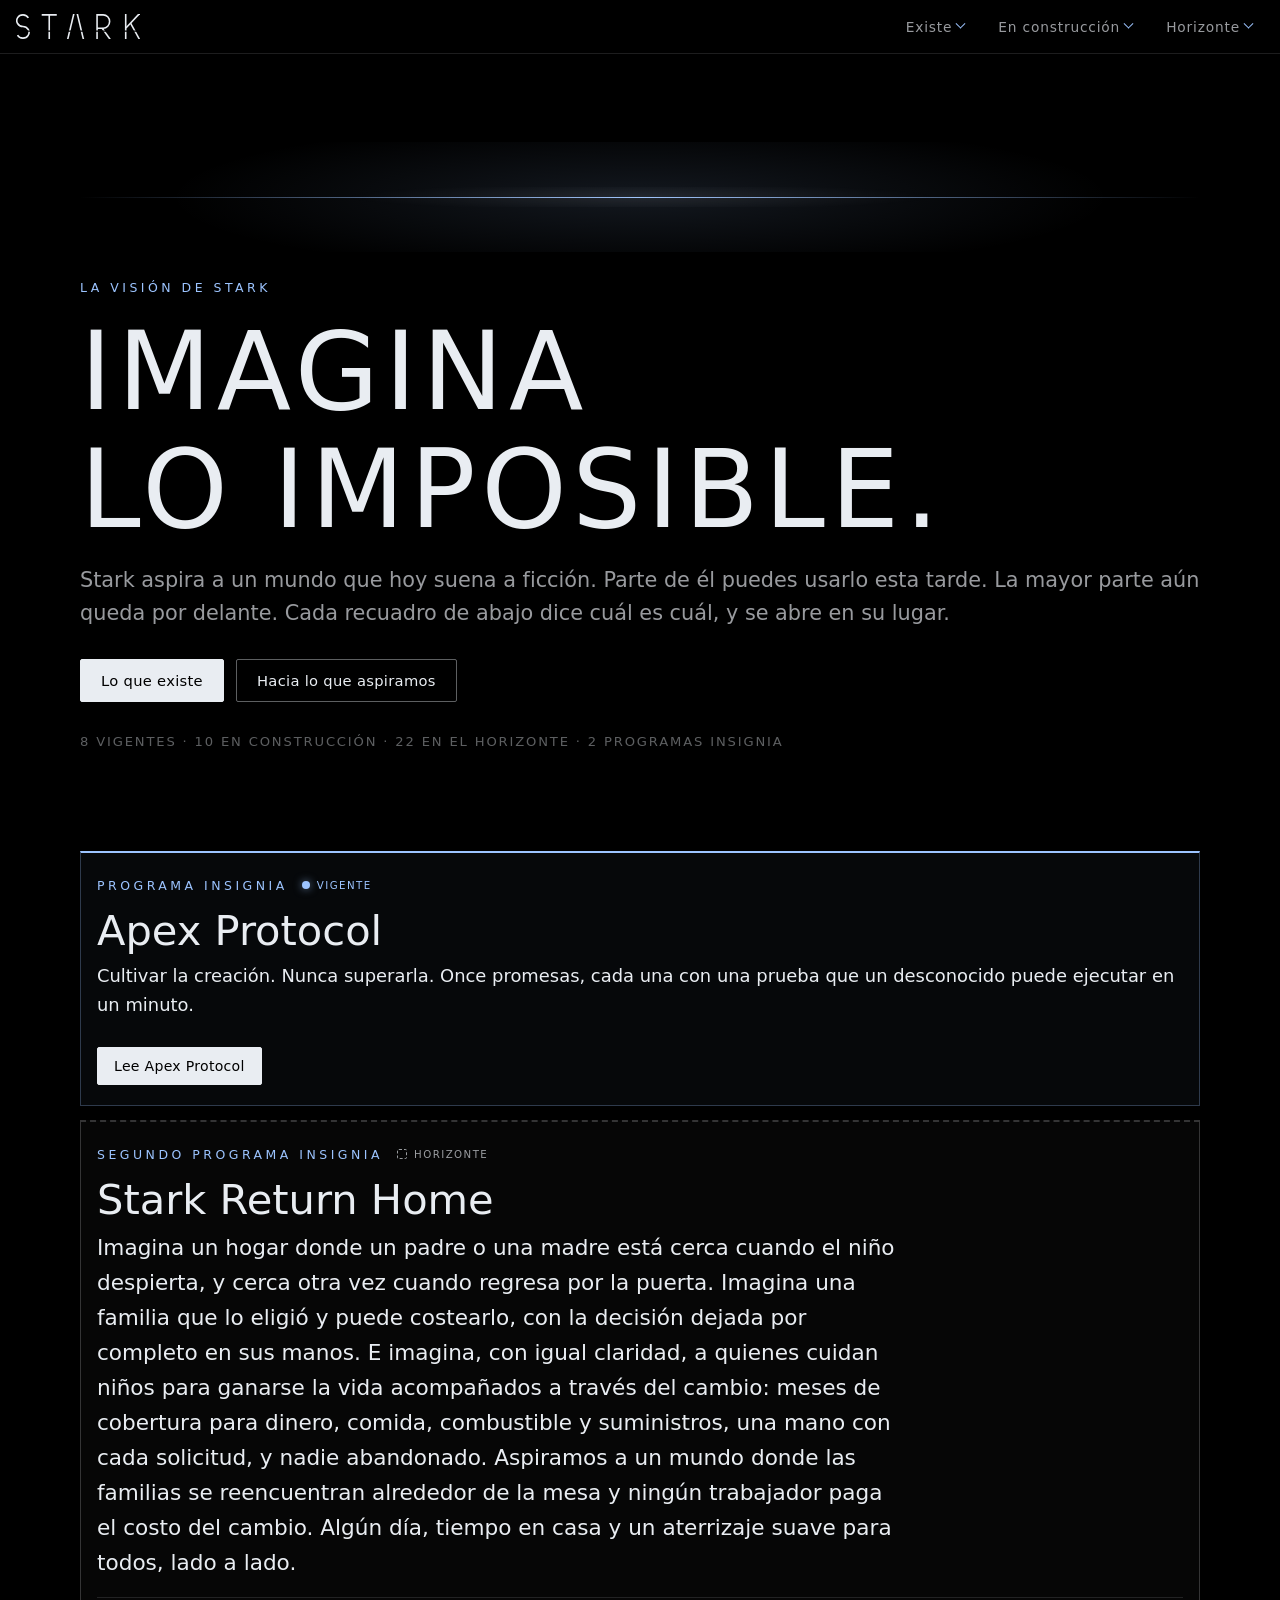
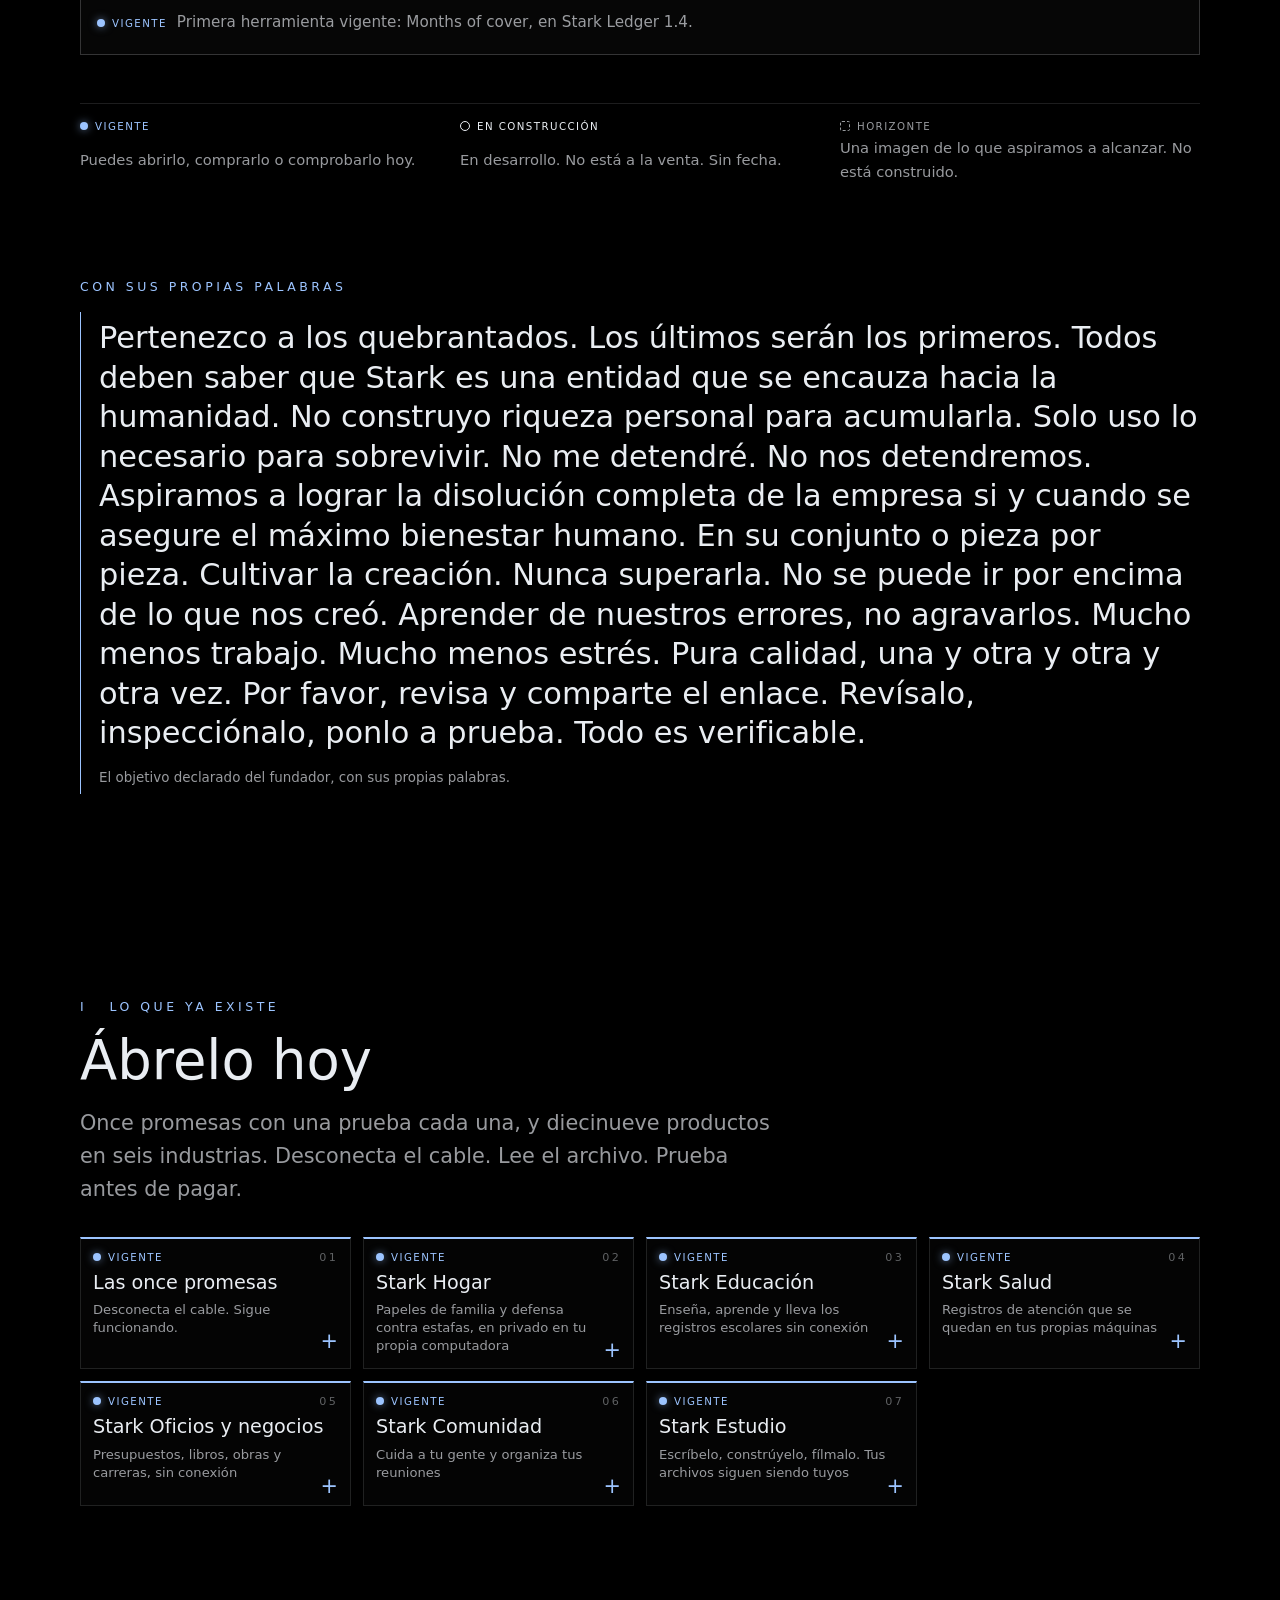
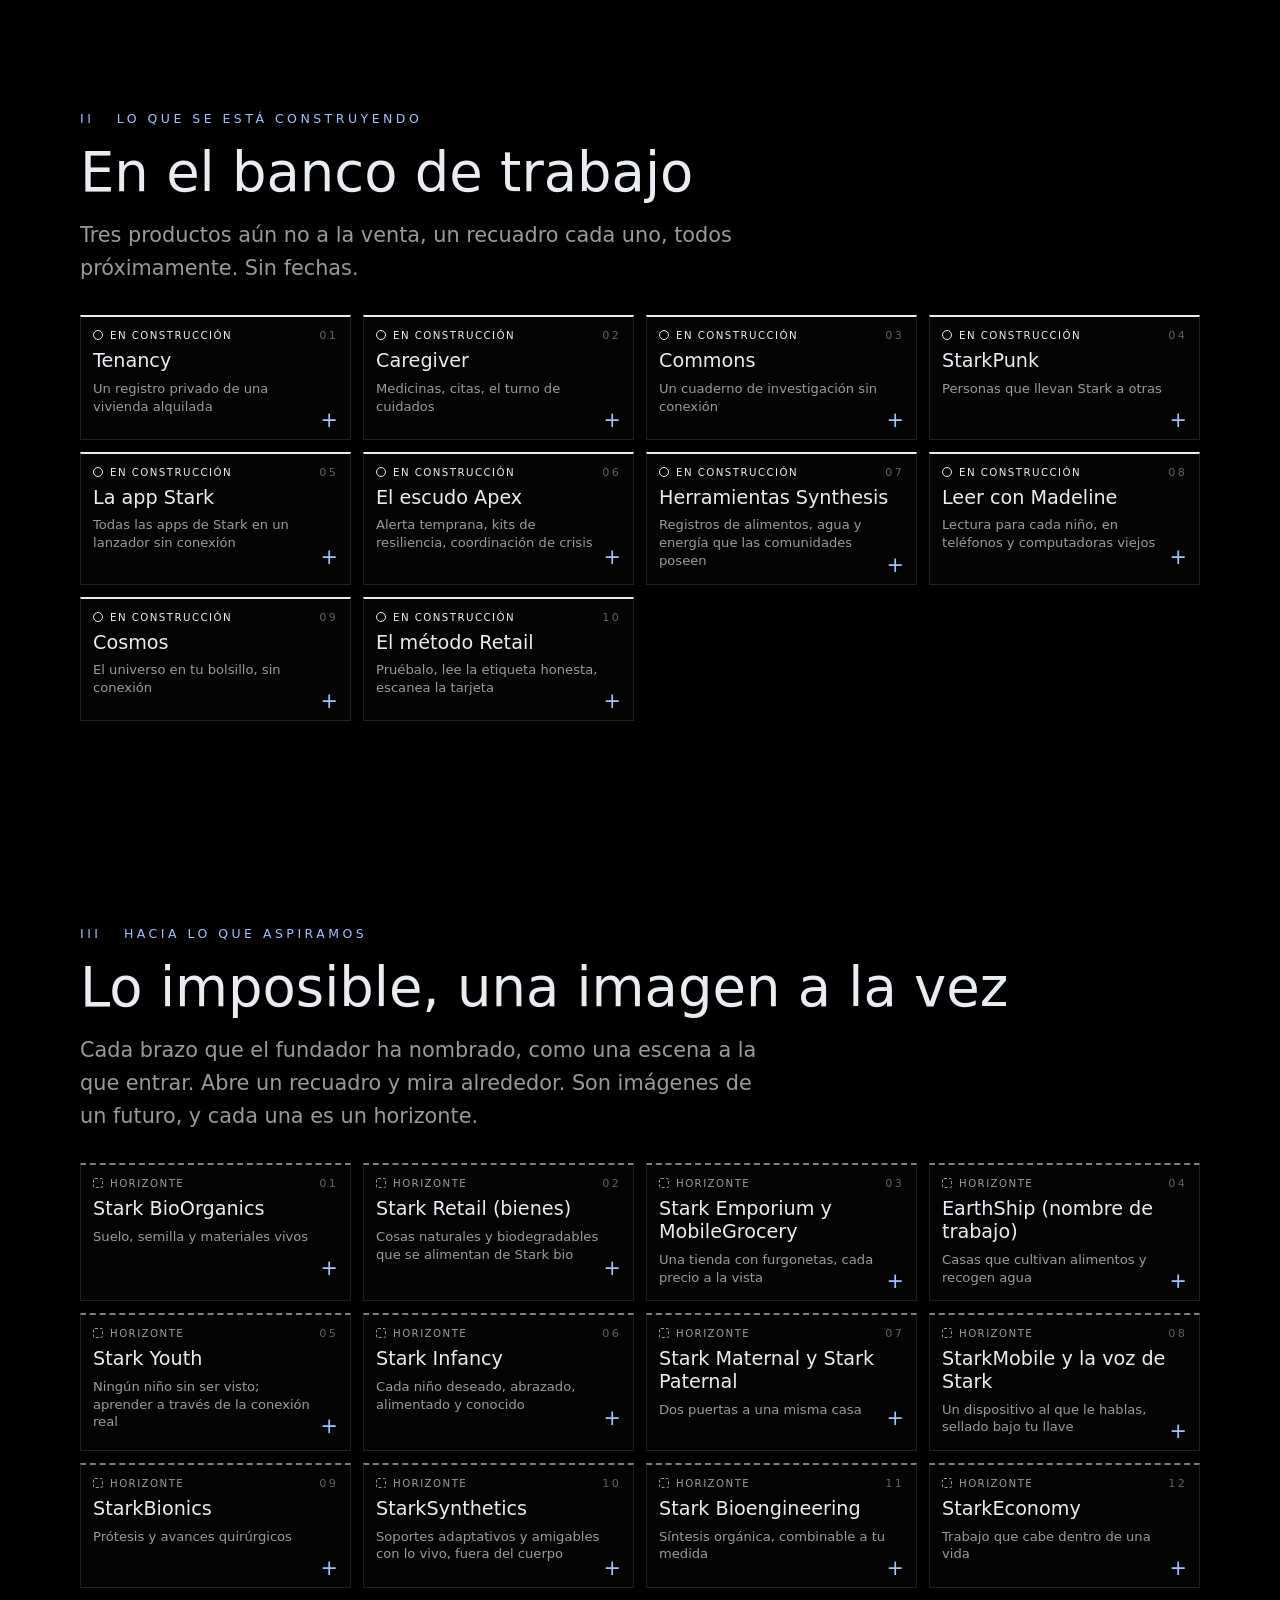
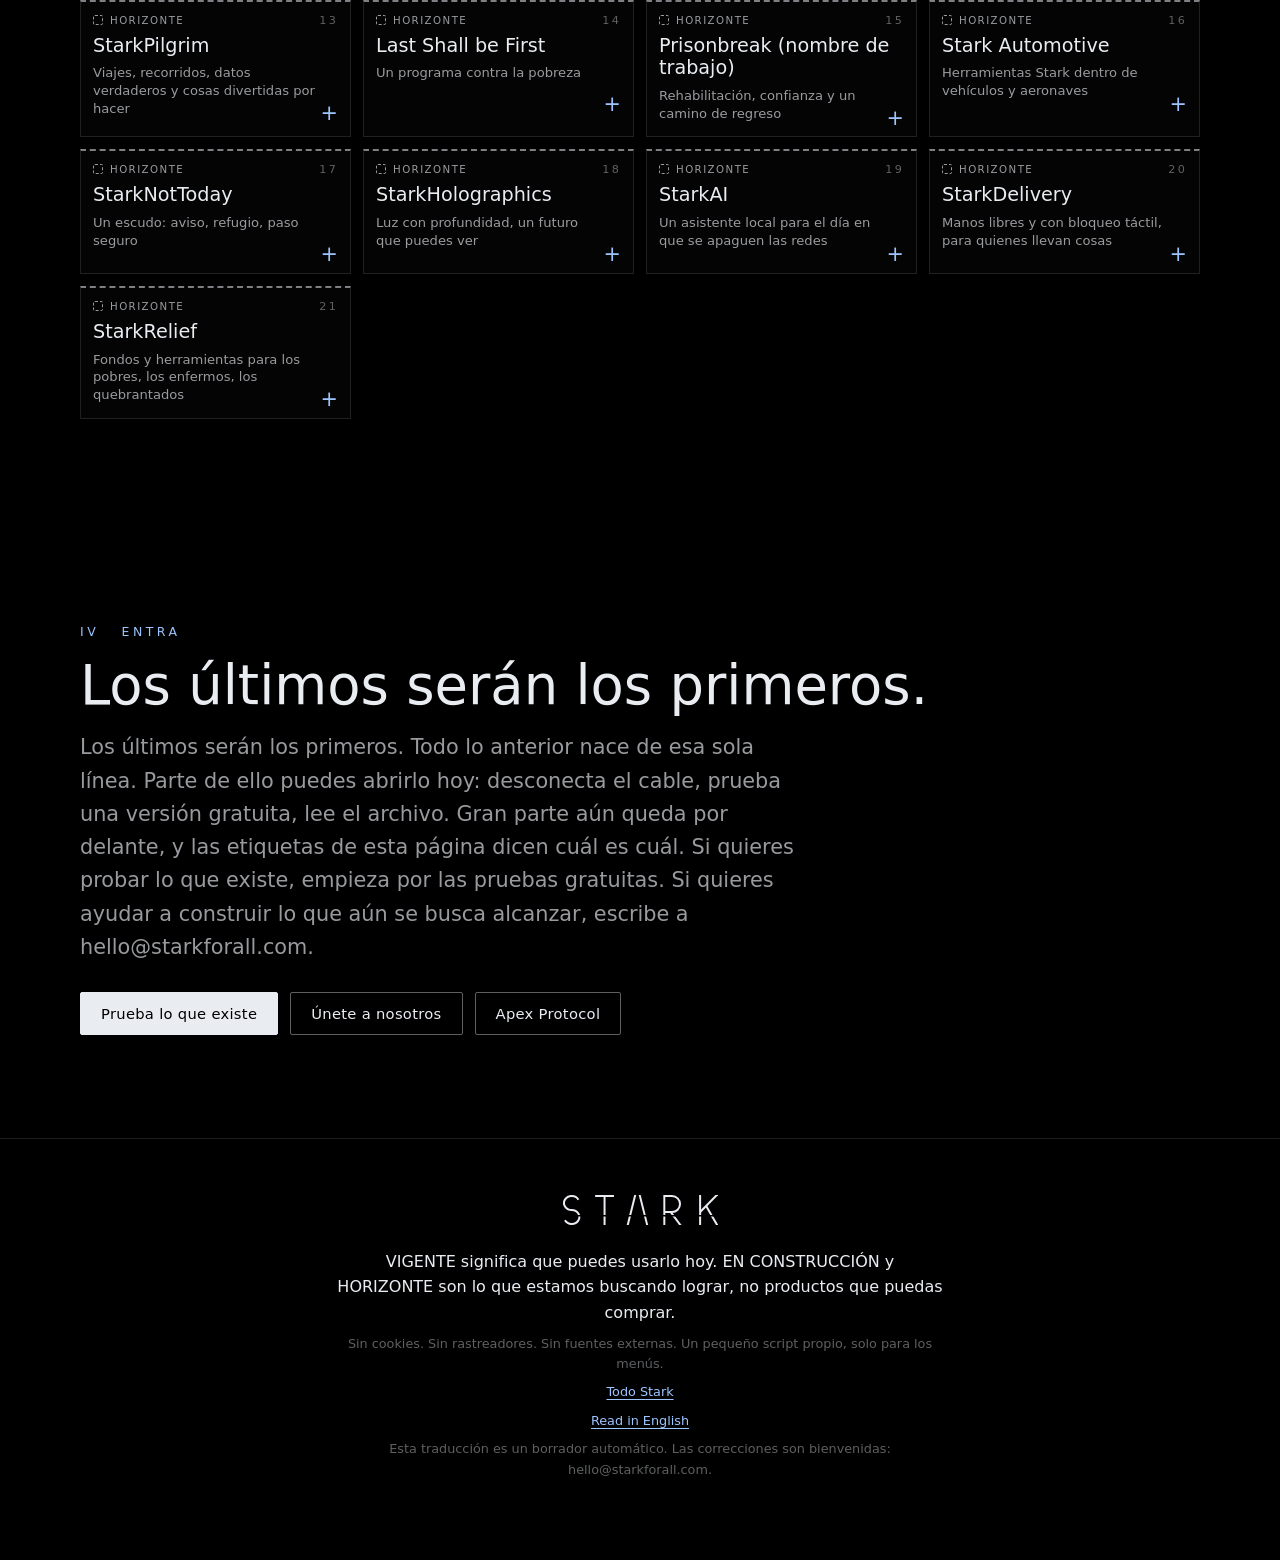
<file: es/index.html>
<!doctype html>
<html lang="es">
<head>
<meta charset="utf-8">
<meta name="viewport" content="width=device-width, initial-scale=1, viewport-fit=cover">
<meta http-equiv="Content-Security-Policy" content="default-src 'none'; style-src 'self'; script-src 'self'; img-src 'self' data:; base-uri 'none'; form-action 'none'">
<meta name="referrer" content="no-referrer">
<meta name="color-scheme" content="dark">
<title>La visión de Stark | Stark</title>
<meta name="description" content="Toda la visión de Stark en una página: lo que ya existe, lo que se está construyendo y el futuro que busca alcanzar. Cada recuadro lleva la etiqueta VIGENTE, EN CONSTRUCCIÓN o HORIZONTE.">
<link rel="canonical" href="https://starkforall.com/vision/es/">
<link rel="alternate" hreflang="en" href="https://starkforall.com/vision/">
<link rel="alternate" hreflang="es" href="https://starkforall.com/vision/es/">
<link rel="alternate" hreflang="x-default" href="https://starkforall.com/vision/">
<meta property="og:type" content="website">
<meta property="og:site_name" content="Stark">
<meta property="og:locale" content="es">
<meta property="og:title" content="La visión de Stark. Imagina lo imposible.">
<meta property="og:description" content="Toda la visión de Stark en una página: lo que ya existe, lo que se está construyendo y el futuro que busca alcanzar. Cada recuadro lleva la etiqueta VIGENTE, EN CONSTRUCCIÓN o HORIZONTE.">
<meta property="og:url" content="https://starkforall.com/vision/es/">
<meta property="og:image" content="https://starkforall.com/vision/og-vision.png">
<meta property="og:image:width" content="1200">
<meta property="og:image:height" content="630">
<meta property="og:image:alt" content="La palabra STARK en mayúsculas blancas sobre negro.">
<meta name="twitter:card" content="summary_large_image">
<link rel="icon" href="data:image/svg+xml,%3Csvg xmlns='http://www.w3.org/2000/svg' viewBox='0 0 64 64'%3E%3Crect width='64' height='64' fill='%23000'/%3E%3Cpath d='M12 50 L32 12 L52 50' fill='none' stroke='%239CC4FF' stroke-width='3'/%3E%3C/svg%3E">
<link rel="stylesheet" href="../vision.css">
<script src="../menu.js" defer></script>
</head>
<body>
<header class="top"><a class="wm" href="#top" aria-label="Stark, inicio de la página"><img src="../wordmark.svg" width="124" height="24" alt="Stark"></a>
<nav class="menu" aria-label="Menú de la visión">
<details class="dd" name="menu"><summary>Existe</summary><ul class="panel"><li><a href="#promises"><span class="d t-live" aria-hidden="true"></span>Las once promesas</a></li><li><a href="#home"><span class="d t-live" aria-hidden="true"></span>Stark Hogar</a></li><li><a href="#education"><span class="d t-live" aria-hidden="true"></span>Stark Educación</a></li><li><a href="#health"><span class="d t-live" aria-hidden="true"></span>Stark Salud</a></li><li><a href="#business"><span class="d t-live" aria-hidden="true"></span>Stark Oficios y negocios</a></li><li><a href="#community"><span class="d t-live" aria-hidden="true"></span>Stark Comunidad</a></li><li><a href="#studio"><span class="d t-live" aria-hidden="true"></span>Stark Estudio</a></li></ul></details>
<details class="dd" name="menu"><summary>En construcción</summary><ul class="panel"><li><a href="#tenancy"><span class="d t-dev" aria-hidden="true"></span>Tenancy</a></li><li><a href="#caregiver"><span class="d t-dev" aria-hidden="true"></span>Caregiver</a></li><li><a href="#commons"><span class="d t-dev" aria-hidden="true"></span>Commons</a></li><li><a href="#punk"><span class="d t-dev" aria-hidden="true"></span>StarkPunk</a></li><li><a href="#launcher"><span class="d t-dev" aria-hidden="true"></span>La app Stark</a></li><li><a href="#shield"><span class="d t-dev" aria-hidden="true"></span>El escudo Apex</a></li><li><a href="#synthesis"><span class="d t-dev" aria-hidden="true"></span>Herramientas Synthesis</a></li><li><a href="#reading"><span class="d t-dev" aria-hidden="true"></span>Leer con Madeline</a></li><li><a href="#cosmos"><span class="d t-dev" aria-hidden="true"></span>Cosmos</a></li><li><a href="#retailmethod"><span class="d t-dev" aria-hidden="true"></span>El método Retail</a></li></ul></details>
<details class="dd" name="menu"><summary>Horizonte</summary><ul class="panel two"><li><a href="#biorganics"><span class="d t-hor" aria-hidden="true"></span>Stark BioOrganics</a></li><li><a href="#goods"><span class="d t-hor" aria-hidden="true"></span>Stark Retail (bienes)</a></li><li><a href="#emporium"><span class="d t-hor" aria-hidden="true"></span>Stark Emporium y MobileGrocery</a></li><li><a href="#earthship"><span class="d t-hor" aria-hidden="true"></span>EarthShip</a></li><li><a href="#youth"><span class="d t-hor" aria-hidden="true"></span>Stark Youth</a></li><li><a href="#infancy"><span class="d t-hor" aria-hidden="true"></span>Stark Infancy</a></li><li><a href="#parents"><span class="d t-hor" aria-hidden="true"></span>Stark Maternal y Stark Paternal</a></li><li><a href="#mobile"><span class="d t-hor" aria-hidden="true"></span>StarkMobile y la voz de Stark</a></li><li><a href="#bionics"><span class="d t-hor" aria-hidden="true"></span>StarkBionics</a></li><li><a href="#synthetics"><span class="d t-hor" aria-hidden="true"></span>StarkSynthetics</a></li><li><a href="#bioeng"><span class="d t-hor" aria-hidden="true"></span>Stark Bioengineering</a></li><li><a href="#economy"><span class="d t-hor" aria-hidden="true"></span>StarkEconomy</a></li><li><a href="#pilgrim"><span class="d t-hor" aria-hidden="true"></span>StarkPilgrim</a></li><li><a href="#lastfirst"><span class="d t-hor" aria-hidden="true"></span>Last Shall be First</a></li><li><a href="#prisonbreak"><span class="d t-hor" aria-hidden="true"></span>Prisonbreak</a></li><li><a href="#automotive"><span class="d t-hor" aria-hidden="true"></span>Stark Automotive</a></li><li><a href="#nottoday"><span class="d t-hor" aria-hidden="true"></span>StarkNotToday</a></li><li><a href="#holo"><span class="d t-hor" aria-hidden="true"></span>StarkHolographics</a></li><li><a href="#ai"><span class="d t-hor" aria-hidden="true"></span>StarkAI</a></li><li><a href="#delivery"><span class="d t-hor" aria-hidden="true"></span>StarkDelivery</a></li><li><a href="#relief"><span class="d t-hor" aria-hidden="true"></span>StarkRelief</a></li></ul></details>
</nav></header>
<main id="top">
<section class="hero" aria-labelledby="h1">
<div class="band" aria-hidden="true"></div>
<p class="kick">La visión de Stark</p>
<h1 id="h1">Imagina<br>lo imposible.</h1>
<p class="lead">Stark aspira a un mundo que hoy suena a ficción. Parte de él puedes usarlo esta tarde. La mayor parte aún queda por delante. Cada recuadro de abajo dice cuál es cuál, y se abre en su lugar.</p>
<p class="cta"><a class="btn" href="#exists">Lo que existe</a><a class="btn ghost" href="#reaching">Hacia lo que aspiramos</a></p>
<p class="count">8 vigentes &middot; 10 en construcción &middot; 22 en el horizonte &middot; 2 programas insignia</p>
</section>

<section class="flag" id="flagships" aria-labelledby="h-fl"><h2 class="vh" id="h-fl">Programas insignia</h2>
<article class="fl fl-apex" id="apex-flagship"><p class="kick">Programa insignia</p><span class="tag t-live">Vigente</span><h3>Apex Protocol</h3><p class="scene">Cultivar la creación. Nunca superarla. Once promesas, cada una con una prueba que un desconocido puede ejecutar en un minuto.</p><p class="go"><a class="btn" href="https://starkforall.com/apex/es/">Lee Apex Protocol</a></p></article>
<article class="fl fl-rh" id="return-home"><p class="kick">Segundo programa insignia</p><span class="tag t-hor">Horizonte</span><h3>Stark Return Home</h3><p class="scene big">Imagina un hogar donde un padre o una madre está cerca cuando el niño despierta, y cerca otra vez cuando regresa por la puerta. Imagina una familia que lo eligió y puede costearlo, con la decisión dejada por completo en sus manos. E imagina, con igual claridad, a quienes cuidan niños para ganarse la vida acompañados a través del cambio: meses de cobertura para dinero, comida, combustible y suministros, una mano con cada solicitud, y nadie abandonado. Aspiramos a un mundo donde las familias se reencuentran alrededor de la mesa y ningún trabajador paga el costo del cambio. Algún día, tiempo en casa y un aterrizaje suave para todos, lado a lado.</p><p class="next"><span class="tag t-live">Vigente</span> <span>Primera herramienta vigente: Months of cover, en Stark Ledger 1.4.</span></p></article>
</section>

<section class="legend" aria-label="Leyenda"><h2 class="vh">Leyenda</h2>
<ul>
<li><span class="tag t-live">Vigente</span> <span>Puedes abrirlo, comprarlo o comprobarlo hoy.</span></li>
<li><span class="tag t-dev">En construcción</span> <span>En desarrollo. No está a la venta. Sin fecha.</span></li>
<li><span class="tag t-hor">Horizonte</span> <span>Una imagen de lo que aspiramos a alcanzar. No está construido.</span></li>
</ul></section>

<section class="open" aria-labelledby="h-op"><p class="kick">Con sus propias palabras</p>
<h2 class="vh" id="h-op">El fundador</h2>
<blockquote class="big"><p>Pertenezco a los quebrantados. Los últimos serán los primeros. Todos deben saber que Stark es una entidad que se encauza hacia la humanidad. No construyo riqueza personal para acumularla. Solo uso lo necesario para sobrevivir. No me detendré. No nos detendremos. Aspiramos a lograr la disolución completa de la empresa si y cuando se asegure el máximo bienestar humano. En su conjunto o pieza por pieza. Cultivar la creación. Nunca superarla. No se puede ir por encima de lo que nos creó. Aprender de nuestros errores, no agravarlos. Mucho menos trabajo. Mucho menos estrés. Pura calidad, una y otra y otra y otra vez. Por favor, revisa y comparte el enlace. Revísalo, inspecciónalo, ponlo a prueba. Todo es verificable.</p><footer>El objetivo declarado del fundador, con sus propias palabras.</footer></blockquote>
</section>

<section id="exists" aria-labelledby="h-ex"><p class="kick">I &nbsp; Lo que ya existe</p>
<h2 id="h-ex">Ábrelo hoy</h2>
<p class="lead">Once promesas con una prueba cada una, y diecinueve productos en seis industrias. Desconecta el cable. Lee el archivo. Prueba antes de pagar.</p>
<div class="tiles"><details class="tile k-live" id="promises" name="tile"><summary><span class="tn">01</span><span class="tag t-live">Vigente</span><h3>Las once promesas</h3><p class="tl">Desconecta el cable. Sigue funcionando.</p></summary><div class="body"><p class="scene">Desconecta el cable y quince de nuestras apps de navegador siguen funcionando. No podemos leer sus datos, porque las apps no contienen código que los envíe, y catorce de ellas no piden una cuenta. Si olvidas la frase de contraseña en Family Vault, Ledger, Warden, Baseline, Fellowship o Vital, nadie puede abrirlo, ni siquiera nosotros. Diecisiete productos se pagan una sola vez y sin suscripción, cada uno se puede probar antes de comprarlo, aunque una prueba muestra lo esencial de la app y dice lo que deja fuera, y el código de las apps de navegador en la descarga de pago se puede leer en archivos simples. Warden nunca califica un mensaje de seguro, la página de inicio no carga ningún script de terceros, y no hay reseñas ni cifras de usuarios inventadas. Cada promesa tiene una prueba que un desconocido puede ejecutar en un minuto.</p><p class="go"><a class="btn" href="https://starkforall.com/apex/es/">Lee las once promesas y sus pruebas</a></p></div></details><details class="tile k-live" id="home" name="tile"><summary><span class="tn">02</span><span class="tag t-live">Vigente</span><h3>Stark Hogar</h3><p class="tl">Papeles de familia y defensa contra estafas, en privado en tu propia computadora</p></summary><div class="body"><p class="scene">Imagina los papeles de toda una familia en un solo lugar sellado que solo tú puedes abrir.</p><ul class="prods"><li class="prod"><div class="ph"><a href="https://starkforall.com/family-vault.html"><b>Family Vault</b></a> <span class="tag t-live">Vigente</span></div><span>Los papeles de tu familia, sellados bajo una frase de contraseña que solo tú tienes.</span></li><li class="prod"><div class="ph"><a href="https://starkforall.com/warden.html"><b>Warden</b></a> <span class="tag t-live">Vigente</span></div><span>Practica la llamada de estafa o de cobro antes de que llegue y conoce tus derechos (solo EE. UU., información, no asesoría legal).</span></li></ul><p class="go"><a class="btn" href="https://starkforall.com/try/">Pruébalo gratis en tu navegador</a></p></div></details><details class="tile k-live" id="education" name="tile"><summary><span class="tn">03</span><span class="tag t-live">Vigente</span><h3>Stark Educación</h3><p class="tl">Enseña, aprende y lleva los registros escolares sin conexión</p></summary><div class="body"><p class="scene">Imagina a un niño con un tutor paciente y un salón de clases con su papeleo al día.</p><ul class="prods"><li class="prod"><div class="ph"><a href="https://starkforall.com/math.html"><b>Math</b></a> <span class="tag t-live">Vigente</span></div><span>Un tutor paciente, de Niño a Profesor, un paso a la vez.</span></li><li class="prod"><div class="ph"><a href="https://starkforall.com/classroom-hub.html"><b>Classroom Hub</b></a> <span class="tag t-live">Vigente</span></div><span>Lista de estudiantes, planificador, libro de calificaciones e informes en un solo panel.</span></li><li class="prod"><div class="ph"><a href="https://starkforall.com/homeroom.html"><b>Homeroom</b></a> <span class="tag t-live">Vigente</span></div><span>Horas, cursos, calificaciones y expedientes de educación en casa, guardados en casa.</span></li><li class="prod"><div class="ph"><a href="https://starkforall.com/cinema.html"><b>IntraTheater</b></a> <span class="tag t-live">Vigente</span></div><span>Un teatro familiar, un estudio de cine y un mundo por explorar.</span></li><li class="prod"><div class="ph"><a href="https://starkapps.gumroad.com/l/stark-resonance"><b>Resonance</b></a> <span class="tag t-live">Vigente</span></div><span>Un laboratorio de física sin conexión para el campo giratorio, el motor de inducción y la resonancia. Dice con claridad que no produce electricidad.</span></li></ul><p class="go"><a class="btn" href="https://starkforall.com/try/">Pruébalo gratis en tu navegador</a></p></div></details><details class="tile k-live" id="health" name="tile"><summary><span class="tn">04</span><span class="tag t-live">Vigente</span><h3>Stark Salud</h3><p class="tl">Registros de atención que se quedan en tus propias máquinas</p></summary><div class="body"><p class="scene">Imagina una clínica pequeña cuyos registros nunca salen de sus propias paredes.</p><ul class="prods"><li class="prod"><div class="ph"><a href="https://starkforall.com/covenant.html"><b>Covenant</b></a> <span class="tag t-live">Vigente</span></div><span>Registros de la clínica guardados en las máquinas de la propia clínica. No es un expediente clínico electrónico certificado ni un dispositivo médico.</span></li><li class="prod"><div class="ph"><a href="https://starkapps.gumroad.com/l/stark-vital"><b>Vital</b></a> <span class="tag t-live">Vigente</span></div><span>Tus propios hábitos, probados un cambio a la vez, en tu propio dispositivo. Solo información, nunca un diagnóstico.</span></li></ul><p class="go"><a class="btn" href="https://starkforall.com/try/">Pruébalo gratis</a></p></div></details><details class="tile k-live" id="business" name="tile"><summary><span class="tn">05</span><span class="tag t-live">Vigente</span><h3>Stark Oficios y negocios</h3><p class="tl">Presupuestos, libros, obras y carreras, sin conexión</p></summary><div class="body"><p class="scene">Imagina el papeleo de medianoche del trabajador de oficio terminado antes de medianoche.</p><ul class="prods"><li class="prod"><div class="ph"><a href="https://starkforall.com/trades.html"><b>Trades</b></a> <span class="tag t-live">Vigente</span></div><span>Subcontratistas, presupuestos y pagos, sin suscripción y sin nube.</span></li><li class="prod"><div class="ph"><a href="https://starkforall.com/ledger.html"><b>Ledger</b></a> <span class="tag t-live">Vigente</span></div><span>Libros y facturas, sin conexión y cifrados, con un planificador llamado Months of cover. No es asesoría fiscal.</span></li><li class="prod"><div class="ph"><a href="https://starkforall.com/career.html"><b>Career</b></a> <span class="tag t-live">Vigente</span></div><span>Adapta un currículum y practica la entrevista. Nunca inventa experiencia.</span></li><li class="prod"><div class="ph"><a href="https://starkforall.com/builder.html"><b>Builder</b></a> <span class="tag t-live">Vigente</span></div><span>Planifica casas diminutas y aldeas en 3D. El dimensionamiento de vigas queda en manos de ingenieros, y lo dice.</span></li><li class="prod"><div class="ph"><a href="https://starkforall.com/baseline.html"><b>Baseline</b></a> <span class="tag t-live">Vigente</span></div><span>Preparación en seguridad para organizaciones pequeñas: inventario, lista de verificación, evidencia, manual de recuperación.</span></li></ul><p class="go"><a class="btn" href="https://starkforall.com/try/">Pruébalo gratis en tu navegador</a></p></div></details><details class="tile k-live" id="community" name="tile"><summary><span class="tn">06</span><span class="tag t-live">Vigente</span><h3>Stark Comunidad</h3><p class="tl">Cuida a tu gente y organiza tus reuniones</p></summary><div class="body"><p class="scene">Imagina una reunión de voluntarios donde el calendario de turnos, el concurso y la noche misma salen sin tropiezos.</p><ul class="prods"><li class="prod"><div class="ph"><a href="https://starkforall.com/event-kit.html"><b>Event Kit</b></a> <span class="tag t-live">Vigente</span></div><span>Noches de preguntas, trivia, game jams y torneos, sin conexión.</span></li><li class="prod"><div class="ph"><a href="https://starkforall.com/fellowship.html"><b>Fellowship</b></a> <span class="tag t-live">Vigente</span></div><span>Turnos, registro de asistencia, donaciones y cuidado para cualquier comunidad, bajo la frase de contraseña de cada persona.</span></li></ul><p class="go"><a class="btn" href="https://starkforall.com/try/">Pruébalo gratis en tu navegador</a></p></div></details><details class="tile k-live" id="studio" name="tile"><summary><span class="tn">07</span><span class="tag t-live">Vigente</span><h3>Stark Estudio</h3><p class="tl">Escríbelo, constrúyelo, fílmalo. Tus archivos siguen siendo tuyos</p></summary><div class="body"><p class="scene">Imagina una novela, un juego y una película, cada uno hecho en casa, sin cuenta y sin nube.</p><ul class="prods"><li class="prod"><div class="ph"><a href="https://starkforall.com/quill.html"><b>Quill</b></a> <span class="tag t-live">Vigente</span></div><span>Escribe una novela sin conexión. Tu libro sigue siendo texto simple.</span></li><li class="prod"><div class="ph"><a href="https://starkforall.com/studios.html"><b>World Engine</b></a> <span class="tag t-live">Vigente</span></div><span>Crea un juego sin programar y expórtalo como un solo archivo.</span></li><li class="prod"><div class="ph"><a href="https://starkforall.com/studio-creator.html"><b>Studio Creator</b></a> <span class="tag t-live">Vigente</span></div><span>Graba, edita y exporta video. Sin nube, sin IA.</span></li></ul><p class="go"><a class="btn" href="https://starkforall.com/studios.html">Ver los productos de estudio</a></p></div></details></div></section>

<section id="building" aria-labelledby="h-bu"><p class="kick">II &nbsp; Lo que se está construyendo</p>
<h2 id="h-bu">En el banco de trabajo</h2>
<p class="lead">Tres productos aún no a la venta, un recuadro cada uno, todos próximamente. Sin fechas.</p>
<div class="tiles"><details class="tile k-build" id="tenancy" name="tile"><summary><span class="tn">01</span><span class="tag t-dev">En construcción</span><h3>Tenancy</h3><p class="tl">Un registro privado de una vivienda alquilada</p></summary><div class="body"><p class="scene">Próximamente: un registro fechado y privado de un arrendamiento, guardado en el propio dispositivo de quien alquila.</p></div></details><details class="tile k-build" id="caregiver" name="tile"><summary><span class="tn">02</span><span class="tag t-dev">En construcción</span><h3>Caregiver</h3><p class="tl">Medicinas, citas, el turno de cuidados</p></summary><div class="body"><p class="scene">Próximamente: un lugar tranquilo para las medicinas, el registro de dosis, las citas y el turno de cuidados de alguien a quien cuidas. Solo información.</p></div></details><details class="tile k-build" id="commons" name="tile"><summary><span class="tn">03</span><span class="tag t-dev">En construcción</span><h3>Commons</h3><p class="tl">Un cuaderno de investigación sin conexión</p></summary><div class="body"><p class="scene">Próximamente: un cuaderno para la investigación abierta, con controles de calidad y un depurador de datos personales.</p></div></details><details class="tile k-build" id="punk" name="tile"><summary><span class="tn">04</span><span class="tag t-dev">En construcción</span><h3>StarkPunk</h3><p class="tl">Personas que llevan Stark a otras</p></summary><div class="body"><p class="scene">En diseño: un programa en el que las personas comparten Stark y ganan la comisión publicada por cada venta real hecha con su propio enlace. Todavía no está abierto.</p></div></details><details class="tile k-build" id="launcher" name="tile"><summary><span class="tn">05</span><span class="tag t-dev">En construcción</span><h3>La app Stark</h3><p class="tl">Todas las apps de Stark en un lanzador sin conexión</p></summary><div class="body"><p class="scene">En desarrollo: seis ediciones, Complete, Business, Clinics, Families, Personal y Schools, un lanzador cada una, todas sin conexión.</p></div></details><details class="tile k-build" id="shield" name="tile"><summary><span class="tn">06</span><span class="tag t-dev">En construcción</span><h3>El escudo Apex</h3><p class="tl">Alerta temprana, kits de resiliencia, coordinación de crisis</p></summary><div class="body"><p class="scene">En desarrollo: alertas comunitarias para inundaciones, incendios, tormentas, calor y brotes, pensadas para viajar por radio o malla cuando la red se silencie; kits de resiliencia; coordinación de crisis para equipos de ayuda. Warden, la primera pieza de protección digital, está vigente hoy.</p></div></details><details class="tile k-build" id="synthesis" name="tile"><summary><span class="tn">07</span><span class="tag t-dev">En construcción</span><h3>Herramientas Synthesis</h3><p class="tl">Registros de alimentos, agua y energía que las comunidades poseen</p></summary><div class="body"><p class="scene">En desarrollo: Synthesis Farm, Water, Energy y Village, registros y herramientas de planificación para alimentos, agua y energía que una comunidad puede poseer y reparar, con registros de despensa para bancos de alimentos.</p></div></details><details class="tile k-build" id="reading" name="tile"><summary><span class="tn">08</span><span class="tag t-dev">En construcción</span><h3>Leer con Madeline</h3><p class="tl">Lectura para cada niño, en teléfonos y computadoras viejos</p></summary><div class="body"><p class="scene">En desarrollo: ayuda para leer y kits de aprendizaje para cada niño, pensados para los teléfonos y las computadoras que la gente ya tiene.</p></div></details><details class="tile k-build" id="cosmos" name="tile"><summary><span class="tn">09</span><span class="tag t-dev">En construcción</span><h3>Cosmos</h3><p class="tl">El universo en tu bolsillo, sin conexión</p></summary><div class="body"><p class="scene">En desarrollo: un mapa del universo y del cielo de esta noche, sin conexión.</p></div></details><details class="tile k-build" id="retailmethod" name="tile"><summary><span class="tn">10</span><span class="tag t-dev">En construcción</span><h3>El método Retail</h3><p class="tl">Pruébalo, lee la etiqueta honesta, escanea la tarjeta</p></summary><div class="body"><p class="scene">En desarrollo: una forma de comprar sin dudas. Prueba la cosa en tu propio teléfono, lee una etiqueta que dice lo que no puede hacer, escanea una tarjeta para el resto. Se apoya en las dieciocho pruebas gratuitas de navegador que ya existen.</p></div></details></div></section>

<section id="reaching" aria-labelledby="h-re"><p class="kick">III &nbsp; Hacia lo que aspiramos</p>
<h2 id="h-re">Lo imposible, una imagen a la vez</h2>
<p class="lead">Cada brazo que el fundador ha nombrado, como una escena a la que entrar. Abre un recuadro y mira alrededor. Son imágenes de un futuro, y cada una es un horizonte.</p>
<div class="tiles"><details class="tile k-hor" id="biorganics" name="tile"><summary><span class="tn">01</span><span class="tag t-hor">Horizonte</span><h3>Stark BioOrganics</h3><p class="tl">Suelo, semilla y materiales vivos</p></summary><div class="body"><p class="scene big">Imagina un campo al primer rayo de luz: tierra oscura, composta tibia, semilla guardada de la cosecha del año pasado. Imagina fibras, resinas y materiales vivos cultivados con paciencia, temporada tras temporada, para quienes necesitan algo que no deje la tierra más pobre. Aspiramos a un brazo de Stark cuyo oficio entero sea cultivar la materia prima de la que salen las demás cosas, y cultivarla tan bien que nada deba tomarse dos veces. Algún día, un registro de suelo y semilla llevado por cualquiera que tenga un jardín. Por ahora, un horizonte y un cuaderno.</p></div></details><details class="tile k-hor" id="goods" name="tile"><summary><span class="tn">02</span><span class="tag t-hor">Horizonte</span><h3>Stark Retail (bienes)</h3><p class="tl">Cosas naturales y biodegradables que se alimentan de Stark bio</p></summary><div class="body"><p class="scene big">Imagina un estante donde cada objeto te dice de qué está hecho y adónde va cuando termines con él. Imagina una taza, una tela, una herramienta, un juguete, cultivados a partir de material vivo y hechos para volver a la tierra. Avanzamos hacia bienes naturales y biodegradables que se alimenten de los propios materiales bioproducidos de Stark, en una tienda donde pruebas primero y lees una etiqueta honesta antes de que nada salga de tu mano. Algún día, lo que terminas se convierte en lo que alimenta lo siguiente.</p></div></details><details class="tile k-hor" id="emporium" name="tile"><summary><span class="tn">03</span><span class="tag t-hor">Horizonte</span><h3>Stark Emporium y MobileGrocery</h3><p class="tl">Una tienda con furgonetas, cada precio a la vista</p></summary><div class="body"><p class="scene big">Imagina una tienda con furgonetas detrás. Las furgonetas llegan a tu calle el mismo día de cada semana, con comida de los estantes de la tienda, y cada precio y cada origen están a la vista de quien quiera leerlos. Imagina a quienes viven lejos de un supermercado, o no pueden pagar el que tienen, primeros en la fila. Software de la clase de Stark: hecho para funcionar sin enchufe. Nada de esto existe todavía.</p></div></details><details class="tile k-hor" id="earthship" name="tile"><summary><span class="tn">04</span><span class="tag t-hor">Horizonte</span><h3>EarthShip (nombre de trabajo)</h3><p class="tl">Casas que cultivan alimentos y recogen agua</p></summary><div class="body"><p class="scene big">Imagina una casa en el borde de una aldea, cálida en invierno y fresca en verano, con camas de invernadero a lo largo del muro sur y agua de lluvia recogida de su propio techo. Imagina un software silencioso que vigila el suelo, el agua y la luz, para que un hogar se alimente de sus propios muros. Imagina los planos abiertos a todos, para que la próxima comunidad levante la próxima casa a partir de la anterior. Avanzamos hacia ello, empezando con un planificador y un registro de huerta. El agua, la estructura y la instalación eléctrica siempre merecen ojos locales calificados.</p></div></details><details class="tile k-hor" id="youth" name="tile"><summary><span class="tn">05</span><span class="tag t-hor">Horizonte</span><h3>Stark Youth</h3><p class="tl">Ningún niño sin ser visto; aprender a través de la conexión real</p></summary><div class="body"><p class="scene big">Imagina a un niño que nunca tiene que preguntarse si alguien lo notó. Imagina una noche con las pantallas apagadas: una mesa, un proyecto, tres generaciones discutiendo contentas cómo construir la cosa. Imagina a jóvenes que aprenden haciendo cosas reales con personas reales y crecen hasta ser el tipo de líderes en quienes otros confían porque primero escuchan. Aspiramos a programas donde ningún niño pase inadvertido, donde aprender signifique conexión y donde el liderazgo se practique mucho antes de que alguien lo necesite. Las herramientas para los adultos que rodean a un niño ya existen hoy. El resto queda por delante.</p></div></details><details class="tile k-hor" id="infancy" name="tile"><summary><span class="tn">06</span><span class="tag t-hor">Horizonte</span><h3>Stark Infancy</h3><p class="tl">Cada niño deseado, abrazado, alimentado y conocido</p></summary><div class="body"><p class="scene big">Imagina un mundo donde cada bebé llega a unos brazos abiertos. Una noche en que un padre agotado encuentra un par de manos más, una lista clara de lo que sigue, un vecino en la puerta con sopa. Imagina a cada infante abrazado, alimentado y conocido por su nombre, y a ninguna madre ni padre dejados a manejarlo solos. Aspiramos a una sociedad que rodea de atención a sus más pequeños antes de que la pidan. Algún día, ningún niño nacido en el silencio. Empezamos donde podemos: un registro privado de tomas, sueño y de quién tiene el turno de esta noche.</p></div></details><details class="tile k-hor" id="parents" name="tile"><summary><span class="tn">07</span><span class="tag t-hor">Horizonte</span><h3>Stark Maternal y Stark Paternal</h3><p class="tl">Dos puertas a una misma casa</p></summary><div class="body"><p class="scene big">Imagina dos puertas a la misma casa. Una se abre para una madre, otra para un padre, y cada una lleva a una habitación que pertenece por entero a quien está dentro. Imagina esas habitaciones solas, completas, privadas, cada una con su propia llave. Luego imagina la decisión de unirlas: un pasillo compartido donde dos padres exponen solo lo que ambos deciden compartir, y cualquiera puede irse con todo lo que le pertenece. Avanzamos hacia un cuidado que se adapta a la familia, nunca un cuidado que la vigila.</p></div></details><details class="tile k-hor" id="mobile" name="tile"><summary><span class="tn">08</span><span class="tag t-hor">Horizonte</span><h3>StarkMobile y la voz de Stark</h3><p class="tl">Un dispositivo al que le hablas, sellado bajo tu llave</p></summary><div class="body"><p class="scene big">Imagina un dispositivo que cabe en la palma y responde solo a tu voz. Hablas, escucha, y lo que guarda sigue sellado bajo tu llave. Imagina una voz serena que recorre todas las herramientas de Stark, una presencia que guía sin vigilar. Imagina algo que llevas y puedes dejar, siempre fuera del cuerpo y nunca dentro de él, un voto escrito en su diseño. Avanzamos hacia ello desde un comienzo pequeño: una pantalla de inicio que abre las apps de Stark con la red apagada. El guion de mil palabras de la voz existe en papel. El dispositivo espera más allá del horizonte.</p></div></details><details class="tile k-hor" id="bionics" name="tile"><summary><span class="tn">09</span><span class="tag t-hor">Horizonte</span><h3>StarkBionics</h3><p class="tl">Prótesis y avances quirúrgicos</p></summary><div class="body"><p class="scene big">Imagina una mano que se cierra en torno a una taza, una pierna que sube su primera colina, un instrumento quirúrgico más firme que cualquier temblor. Imagina prótesis y avances quirúrgicos moldeados por ingenieros, protesistas y cirujanos que trabajan codo a codo, cada uno hecho para ajustarse a una persona y cuidarla. Nos acercamos a esto como reparación y restauración, y solo aquí: la cirugía y las prótesis forman el único lugar donde Stark se acercaría al cuerpo. Años de manos calificadas y de revisión cuidadosa separan el presente de esa imagen. Empezamos con un sencillo registro de ajuste para quienes llevan una prótesis.</p></div></details><details class="tile k-hor" id="synthetics" name="tile"><summary><span class="tn">10</span><span class="tag t-hor">Horizonte</span><h3>StarkSynthetics</h3><p class="tl">Soportes adaptativos y amigables con lo vivo, fuera del cuerpo</p></summary><div class="body"><p class="scene big">Imagina un soporte que aprende cómo se mueve quien lo lleva, se ablanda para un huevo y se afirma para una caja de herramientas, y descansa contra la piel sin entrar en ella. Imagina dispositivos de asistencia que se adaptan a la persona en lugar de pedirle a la persona que se adapte. Aspiramos a lo imposible, dicho en voz alta: un cuidado y una reparación adaptativos, amigables con lo vivo y no invasivos, creados con quienes saben, y que se amplíen con el tiempo a todo lo que Stark toca. Hoy, un horizonte con nada construido. El primer paso queda en el software para quienes ya usan esos dispositivos: ajustes, registros de ajuste y mantenimiento, resúmenes de visitas, guardados en el dispositivo.</p></div></details><details class="tile k-hor" id="bioeng" name="tile"><summary><span class="tn">11</span><span class="tag t-hor">Horizonte</span><h3>Stark Bioengineering</h3><p class="tl">Síntesis orgánica, combinable a tu medida</p></summary><div class="body"><p class="scene big">Imagina un laboratorio donde personas pacientes estudian sistemas vivos con un solo fin: aprender y reparar. Imagina el trabajo orientado a la síntesis orgánica, lento, supervisado, revisado por ojos externos a cada paso y mantenido fuera del cuerpo, con la cirugía y las prótesis como única excepción. E imagina una tienda donde combinas lo que necesitas y pagas un poco menos por elegir más. Los paquetes ya existen en forma fija. El laboratorio queda a años de distancia y aún sin empezar.</p></div></details><details class="tile k-hor" id="economy" name="tile"><summary><span class="tn">12</span><span class="tag t-hor">Horizonte</span><h3>StarkEconomy</h3><p class="tl">Trabajo que cabe dentro de una vida</p></summary><div class="body"><p class="scene big">Imagina una vida laboral donde el papeleo se derrite. La gente sigue haciendo tareas con sentido, pero las horas antes perdidas en formularios, trámites y fricción les vuelven como cena, como sueño, como un paseo. Imagina un trabajo que cabe dentro de una vida en lugar de devorarla: mucho menos trabajo, mucho menos estrés, entretejido con los viajes, de modo que una semana de tareas y una semana de andar puedan compartir un calendario. Avanzamos hacia una economía de tareas más ligeras, y el nombre aún puede cambiar por uno mejor. Ledger, Trades y Career ya alivian el papeleo de una persona.</p></div></details><details class="tile k-hor" id="pilgrim" name="tile"><summary><span class="tn">13</span><span class="tag t-hor">Horizonte</span><h3>StarkPilgrim</h3><p class="tl">Viajes, recorridos, datos verdaderos y cosas divertidas por hacer</p></summary><div class="body"><p class="scene big">Imagina a una viajera que baja de un tren en una ciudad que nunca ha visto, y una guía de bolsillo que le cuenta qué fue antes la vieja plaza, dónde se esconde el buen pan, qué sendero sube al mirador. Imagina recorridos, datos verdaderos y cosas divertidas por hacer, reunidos de cada rincón del mundo, con cada fuente acreditada. Imagina una vida laboral más ligera que deja espacio para todo eso. Aspiramos a un compañero para andar, unido a StarkEconomy. Hoy empieza como un cuaderno de viaje: un plan, una lista de equipaje, un diario.</p></div></details><details class="tile k-hor" id="lastfirst" name="tile"><summary><span class="tn">14</span><span class="tag t-hor">Horizonte</span><h3>Last Shall be First</h3><p class="tl">Un programa contra la pobreza</p></summary><div class="body"><p class="scene big">Imagina una calle donde nadie duerme a la intemperie. Una congregación monta una mesa de cuidados en una tarde, un vecino lleva la llave de una primera puerta, y en algún lugar una mesa tiene un asiento más. Imagina que la pobreza se vuelve una historia que cuentan los ancianos, con un apoyo tan rápido y tan sencillo que cualquier refugio, iglesia o amigo puede iniciarlo, y con cuidado, un hogar y un lugar entre los demás llegando juntos. Aspiramos a ese mundo, con dignidad y nunca con lástima, empezando por quienes suelen quedar al final. Los últimos serán los primeros.</p></div></details><details class="tile k-hor" id="prisonbreak" name="tile"><summary><span class="tn">15</span><span class="tag t-hor">Horizonte</span><h3>Prisonbreak (nombre de trabajo)</h3><p class="tl">Rehabilitación, confianza y un camino de regreso</p></summary><div class="body"><p class="scene big">Imagina una puerta que se abre a un camino en lugar de a un muro. Una persona sale de prisión y entra a una entrevista que lee el vacío en un currículum como un capítulo y nunca como un veredicto, a una vivienda que la espera, a vecinos que ofrecen confianza. Imagina una sociedad que estudia a los países con mejores resultados en esto y luego apunta más allá, con menos personas de regreso adentro y una confianza construida sin que se lleve puntaje ni vigilancia sobre nadie. Aspiramos a ello, con las prisiones, los servicios de libertad condicional y las personas que lo han vivido a la cabeza.</p></div></details><details class="tile k-hor" id="automotive" name="tile"><summary><span class="tn">16</span><span class="tag t-hor">Horizonte</span><h3>Stark Automotive</h3><p class="tl">Herramientas Stark dentro de vehículos y aeronaves</p></summary><div class="body"><p class="scene big">Imagina subir a un auto, a un camión o a una aeronave y encontrar ya ahí tus propias herramientas: tu historial de servicio, tu lista de revisión antes del viaje, tus notas de viaje, ordenadas y tuyas. Imagina a los principales fabricantes de vehículos y aeronaves incorporándolas junto a nosotros, sin nada que toque cómo una máquina gira, frena o vuela. Aspiramos a un apretón de manos fluido entre las herramientas Stark y las máquinas que transportan personas. Ningún socio está nombrado, porque ninguno ha firmado. El primer paso queda en un simple registro de vehículo.</p></div></details><details class="tile k-hor" id="nottoday" name="tile"><summary><span class="tn">17</span><span class="tag t-hor">Horizonte</span><h3>StarkNotToday</h3><p class="tl">Un escudo: aviso, refugio, paso seguro</p></summary><div class="body"><p class="scene big">Imagina una mañana en que la alerta suena antes de la tormenta, no después, y cada teléfono, radio y altavoz de un valle lleva el mismo mensaje sereno: vengan aquí, ahora, juntos. Imagina alerta temprana, refugio y rutas seguras unidos a través de un pueblo, una nación, un continente, con todos los gobiernos a la mesa y los servicios de emergencia al frente. Un escudo y solo un escudo: aviso, refugio, sacar a la gente del peligro. Ningún arma, ninguna selección de objetivos, ninguna represalia, nunca. Aspiramos a un mundo que responde al peligro llevando a las personas a un lugar seguro.</p></div></details><details class="tile k-hor" id="holo" name="tile"><summary><span class="tn">18</span><span class="tag t-hor">Horizonte</span><h3>StarkHolographics</h3><p class="tl">Luz con profundidad, un futuro que puedes ver</p></summary><div class="body"><p class="scene big">Imagina luz que sostiene una forma en el aire: el modelo de una casa que puedes rodear, un planeta que giras con dos dedos, alguien querido que vive lejos sentado al otro lado de tu mesa. Imagina un escaparate, un estudio y una tienda que ya se sienten como ese futuro, silenciosos, profundos, inconfundibles, sin nada en pantalla que presuma. Aspiramos a una profundidad real en la luz, y mientras no existan las ópticas llamamos efecto de pantalla a un efecto de pantalla. La propia imagen de Stark, una sola rendija de luz fría en la oscuridad, ya apunta el camino.</p></div></details><details class="tile k-hor" id="ai" name="tile"><summary><span class="tn">19</span><span class="tag t-hor">Horizonte</span><h3>StarkAI</h3><p class="tl">Un asistente local para el día en que se apaguen las redes</p></summary><div class="body"><p class="scene big">Imagina el día en que las redes se apagan. Las torres callan, la nube queda fuera de alcance, y un asistente en tu propia máquina sigue respondiendo, escuchando una pequeña radio para las noticias, leyendo de una biblioteca que guardaste de antemano. Imagina uno que admite lo que no puede responder, nunca finge ser una persona y vive por completo en tu dispositivo, un receptor por derecho propio. Aspiramos a ello: local, silencioso, honesto sobre sus límites, un amigo en la tormenta y no un sustituto de un médico ni de un servicio oficial.</p></div></details><details class="tile k-hor" id="delivery" name="tile"><summary><span class="tn">20</span><span class="tag t-hor">Horizonte</span><h3>StarkDelivery</h3><p class="tl">Manos libres y con bloqueo táctil, para quienes llevan cosas</p></summary><div class="body"><p class="scene big">Imagina a un repartidor en una noche lluviosa con el teléfono en el bolsillo y las dos manos en el trabajo. Una voz nombra la próxima vuelta, un bloqueo táctil ignora la lluvia, y nada le pide al repartidor mirar hacia abajo. Imagina un reparto que nunca aparta la vista del conductor del camino, en cada ciudad del mundo, sereno y de vanguardia. Avanzamos hacia StarkDelivery: totalmente manos libres, hecho para quienes llevan cosas para todos los demás, con datos que se quedan en el dispositivo. Una idea registrada, una especificación por venir.</p></div></details><details class="tile k-hor" id="relief" name="tile"><summary><span class="tn">21</span><span class="tag t-hor">Horizonte</span><h3>StarkRelief</h3><p class="tl">Fondos y herramientas para los pobres, los enfermos, los quebrantados</p></summary><div class="body"><p class="scene big">Imagina un libro de cuentas que cualquiera puede abrir, donde cada donación se cuenta a la luz del día y llega a los pobres, los enfermos, los quebrantados, los heridos y los afligidos, en toda la tierra. Imagina refugios, bancos de alimentos, clínicas y hospicios con las herramientas que necesitan, gratis, pedidas con un mensaje corto y sin preguntas sobre el porqué. Aspiramos a un alivio a la escala de la necesidad: donaciones para todo lo posible, mantenidas honestas por un conteo que nunca puede ser mayor que lo realmente donado. Hoy, un diseño escrito. Todavía no se ha movido dinero.</p></div></details></div></section>

<section id="join" aria-labelledby="h-jo"><p class="kick">IV &nbsp; Entra</p>
<h2 id="h-jo">Los últimos serán los primeros.</h2>
<p class="lead">Los últimos serán los primeros. Todo lo anterior nace de esa sola línea. Parte de ello puedes abrirlo hoy: desconecta el cable, prueba una versión gratuita, lee el archivo. Gran parte aún queda por delante, y las etiquetas de esta página dicen cuál es cuál. Si quieres probar lo que existe, empieza por las pruebas gratuitas. Si quieres ayudar a construir lo que aún se busca alcanzar, escribe a hello@starkforall.com.</p>
<p class="cta"><a class="btn" href="https://starkforall.com/try/">Prueba lo que existe</a><a class="btn ghost" href="https://starkforall.com/contact.html">Únete a nosotros</a><a class="btn ghost" href="https://starkforall.com/apex/es/">Apex Protocol</a></p>
</section>
</main>
<footer class="foot"><p class="wm big"><img src="../wordmark.svg" width="155" height="30" alt="Stark"></p><p class="rule">VIGENTE significa que puedes usarlo hoy. EN CONSTRUCCIÓN y HORIZONTE son lo que estamos buscando lograr, no productos que puedas comprar.</p><p class="small">Sin cookies. Sin rastreadores. Sin fuentes externas. Un pequeño script propio, solo para los menús.</p><p class="small"><a href="https://starkforall.com/scope/es/">Todo Stark</a></p><p class="small"><a href="../" hreflang="en" lang="en">Read in English</a></p><p class="small" lang="es">Esta traducción es un borrador automático. Las correcciones son bienvenidas: hello@starkforall.com.</p></footer>
</body>
</html>
</file>
<file: vision.css>
:root{--bg:#000;--ink:#E9EDF2;--mut:#E9EDF2a6;--dim:#E9EDF266;--line:#E9EDF21f;--acc:#9CC4FF;--gut:max(16px,env(safe-area-inset-left));--f:"Segoe UI Variable Text","Segoe UI",system-ui,-apple-system,Roboto,sans-serif;--d:Bahnschrift,"Segoe UI Variable Display","Segoe UI",system-ui,sans-serif;--hh:54px}
*{box-sizing:border-box}
html{background:var(--bg);color:var(--ink);scroll-behavior:smooth;-webkit-text-size-adjust:100%}
body{margin:0;background:var(--bg);color:var(--ink);font:400 1.0625rem/1.6 var(--f);overflow-x:hidden}
a{color:var(--acc);text-underline-offset:3px}
section{max-width:72rem;margin:0 auto;padding:clamp(44px,8vw,104px) var(--gut)}
.vh{position:absolute;width:1px;height:1px;overflow:hidden;clip:rect(0 0 0 0)}
.top{position:sticky;top:0;z-index:20;height:var(--hh);display:flex;justify-content:space-between;align-items:center;gap:10px;padding:0 var(--gut);background:#000000ec;backdrop-filter:blur(8px);border-bottom:1px solid var(--line)}
.wm{display:block;line-height:0;flex:none}
.wm img{display:block;height:auto;max-width:100%}
.menu{display:flex;gap:2px;align-items:center}
.dd summary{cursor:pointer;list-style:none;padding:10px 9px;font:500 .78rem var(--f);letter-spacing:.06em;color:var(--mut);white-space:nowrap;display:flex;gap:5px;align-items:center}
.dd summary::-webkit-details-marker{display:none}
.dd summary::after{content:"";width:6px;height:6px;border-right:1.5px solid var(--acc);border-bottom:1.5px solid var(--acc);transform:rotate(45deg) translate(-2px,-2px)}
.dd[open] summary{color:var(--ink)}
.dd[open] summary::after{transform:rotate(225deg) translate(-2px,-2px)}
.dd summary:focus-visible{outline:2px solid var(--acc);outline-offset:-2px}
.panel{position:absolute;left:0;right:0;top:100%;margin:0;padding:8px var(--gut) 14px;list-style:none;background:#000;border-bottom:1px solid var(--line);max-height:calc(100svh - var(--hh) - 8px);overflow-y:auto;display:grid;grid-template-columns:1fr 1fr;gap:0 14px}
.panel a{display:flex;gap:9px;align-items:center;padding:9px 0;font-size:.9rem;color:var(--ink);text-decoration:none;border-bottom:1px solid #E9EDF210}
.panel a:hover{color:var(--acc)}
.d{display:inline-block;width:8px;height:8px;flex:none}
.kick{font:400 .78rem var(--d);letter-spacing:.28em;text-transform:uppercase;color:var(--acc);margin:0 0 18px}
h1,h2,h3{font-family:var(--d);font-weight:300;margin:0;line-height:1.08}
h1{font-size:clamp(2.4rem,9.4vw,6.8rem);text-transform:uppercase;letter-spacing:.05em}
h2{font-size:clamp(1.9rem,6.4vw,3.4rem);margin-bottom:6px}
.lead{font-size:clamp(1.06rem,2.6vw,1.3rem);color:var(--mut);max-width:44rem;margin:16px 0 0}
.hero{padding-top:clamp(32px,7vw,88px);min-height:min(calc(100svh - var(--hh)),700px);display:flex;flex-direction:column;justify-content:center;max-width:none}
.hero>*{max-width:calc(72rem - 2*var(--gut));width:100%;margin-left:auto;margin-right:auto}.hero .cta{margin:28px auto 0}
.band{height:clamp(56px,12vw,110px);margin-bottom:28px;position:relative;background:radial-gradient(60% 100% at 50% 50%,#9CC4FF1f,transparent 70%)}
.band::before{content:"";position:absolute;left:0;right:0;top:50%;height:1px;background:linear-gradient(90deg,transparent,var(--acc),transparent)}
.band::after{content:"";position:absolute;left:12%;right:12%;top:calc(50% - 10px);height:20px;background:radial-gradient(50% 100% at 50% 50%,#E9EDF214,transparent 70%)}
.cta,.go{display:flex;flex-wrap:wrap;gap:12px;margin:28px 0 0}
.btn{display:inline-block;padding:12px 20px;border:1px solid var(--ink);color:#000;background:var(--ink);text-decoration:none;font:500 .92rem var(--f);letter-spacing:.02em;border-radius:2px}
.btn.ghost{background:transparent;color:var(--ink);border-color:#E9EDF266}
.btn:hover,.btn:focus-visible{border-color:var(--acc);outline:none;box-shadow:0 0 0 2px #9CC4FF55}
.count{margin:32px auto 0;font:400 .82rem var(--d);letter-spacing:.14em;text-transform:uppercase;color:var(--dim)}
.tag{display:inline-flex;align-items:center;gap:7px;font:500 .64rem var(--f);letter-spacing:.14em;text-transform:uppercase;color:var(--ink);white-space:nowrap;vertical-align:middle}
.tag::before{content:"";display:inline-block;width:8px;height:8px;flex:none}
.t-live::before,.d.t-live{background:var(--acc);border-radius:50%;box-shadow:0 0 8px #9CC4FF99}
.t-dev::before,.d.t-dev{border:1.5px solid var(--ink);border-radius:50%}
.t-hor::before,.d.t-hor{border:1.5px dashed var(--mut);border-radius:2px}
.tag.t-live{color:var(--acc)}.tag.t-hor{color:var(--mut)}
.legend{padding-top:0;padding-bottom:clamp(28px,5vw,48px)}
.legend ul{list-style:none;margin:0;padding:16px 0 0;display:grid;gap:10px;border-top:1px solid var(--line)}
.legend li{display:grid;grid-template-columns:7.5rem 1fr;gap:10px;align-items:baseline;font-size:.92rem;color:var(--mut)}
.open{padding-top:clamp(20px,4vw,48px)}
blockquote{margin:0;padding:6px 0 6px 18px;border-left:1px solid var(--acc)}
blockquote p{margin:0;font:300 clamp(1.2rem,3.6vw,1.9rem)/1.3 var(--d);text-wrap:pretty}
blockquote footer{margin-top:14px;font-size:.84rem;color:var(--mut)}
.tiles{display:grid;grid-template-columns:repeat(2,minmax(0,1fr));gap:10px;margin-top:30px}
.tile{border:1px solid var(--line);border-top:2px solid var(--ink);background:#E9EDF204;scroll-margin-top:calc(var(--hh) + 10px);min-width:0}
.tile.k-live{border-top-color:var(--acc)}
.tile.k-hor{border-top:2px dashed #E9EDF288}
.tile[open]{grid-column:1/-1;background:#9CC4FF0a;border-color:#9CC4FF44}
.tile summary{cursor:pointer;list-style:none;padding:12px 12px 14px;display:flex;flex-direction:column;gap:7px;min-height:7.6rem;position:relative}
.tile summary::-webkit-details-marker{display:none}
.tile summary::after{content:"+";position:absolute;right:12px;bottom:8px;color:var(--acc);font-size:1.3rem;line-height:1}
.tile[open] summary::after{content:"\2212"}
.tile summary:hover{background:#E9EDF208}
.tile summary:focus-visible{outline:2px solid var(--acc);outline-offset:-2px}
.tn{font:400 .7rem var(--d);letter-spacing:.2em;color:var(--dim);position:absolute;right:12px;top:12px}
.tile h3{font-size:1.12rem;font-weight:400;line-height:1.18;margin-top:2px;overflow-wrap:anywhere}
.tl{margin:0;color:var(--mut);font-size:.82rem;line-height:1.35;padding-right:18px}
.body{padding:2px 14px 22px;max-width:50rem}
.scene{margin:8px 0 0;font:300 1.12rem/1.6 var(--f);color:var(--ink)}
.scene.big{font-size:clamp(1.12rem,2.8vw,1.35rem);line-height:1.62}
.prods{list-style:none;margin:16px 0 0;padding:0;border-top:1px solid var(--line)}
.prod{padding:11px 0;border-bottom:1px solid #E9EDF210;display:grid;gap:2px}
.prod b{font-weight:600}
.prod>span{color:var(--mut);font-size:.9rem}
.ph{display:flex;flex-wrap:wrap;align-items:baseline;gap:2px 10px}
.go .btn{padding:10px 16px;font-size:.88rem}
#join .lead{max-width:46rem}
.foot{border-top:1px solid var(--line);padding:48px var(--gut) 72px;text-align:center}
.foot p{margin:8px auto;max-width:38rem;color:var(--mut)}
.foot .rule{color:var(--ink);font-size:1rem}
.foot .small{font-size:.8rem;color:var(--dim)}
.foot .wm{display:inline-block}
@media(min-width:760px){
 .tiles{grid-template-columns:repeat(3,minmax(0,1fr));gap:12px}
 .dd{position:relative}
 .panel{left:auto;right:0;top:100%;width:19rem;padding:8px 16px 12px;border:1px solid var(--line);grid-template-columns:1fr}
 .dd:last-child .panel{width:34rem;grid-template-columns:1fr 1fr}
 .menu{gap:10px}
 .dd summary{font-size:.86rem;padding:10px 12px}
 .tile h3{font-size:1.2rem}
 .legend ul{grid-template-columns:repeat(3,1fr);gap:20px}
 .legend li{grid-template-columns:1fr;gap:4px}
}
@media(min-width:1100px){.tiles{grid-template-columns:repeat(4,minmax(0,1fr))}}
@media(max-width:480px){.wm img{width:98px}.menu{gap:0}.legend li{grid-template-columns:1fr;gap:2px}.dd summary{padding:10px 5px;font-size:.72rem;letter-spacing:.03em}.panel a{font-size:.86rem}.tile summary{min-height:7.6rem}.tile h3{font-size:1.02rem}}
@media(prefers-reduced-motion:no-preference){.band::before{animation:draw 1.1s cubic-bezier(.16,1,.3,1) both}@keyframes draw{from{transform:scaleX(0)}to{transform:scaleX(1)}}}
@media(prefers-reduced-motion:reduce){html{scroll-behavior:auto}}
@media print{body{background:#fff;color:#000}.top{display:none}}
.flag{padding-top:0;padding-bottom:clamp(28px,5vw,48px);display:grid;gap:14px}
.fl{border:1px solid #9CC4FF44;border-top:2px solid var(--acc);background:#9CC4FF0a;padding:18px 16px 20px;scroll-margin-top:calc(var(--hh) + 10px)}
.fl-rh{border-top:2px dashed #E9EDF288;border-color:#E9EDF233;background:#E9EDF206}
.fl .kick{margin:0 0 8px;display:inline-block;margin-right:14px}
.fl h3{font-size:clamp(1.6rem,5vw,2.6rem);margin:8px 0 4px}
.fl .scene.big{max-width:50rem}
.next{margin:16px 0 0;display:flex;gap:10px;align-items:baseline;flex-wrap:wrap;color:var(--mut);font-size:.95rem;border-top:1px solid var(--line);padding-top:12px}
</file>
